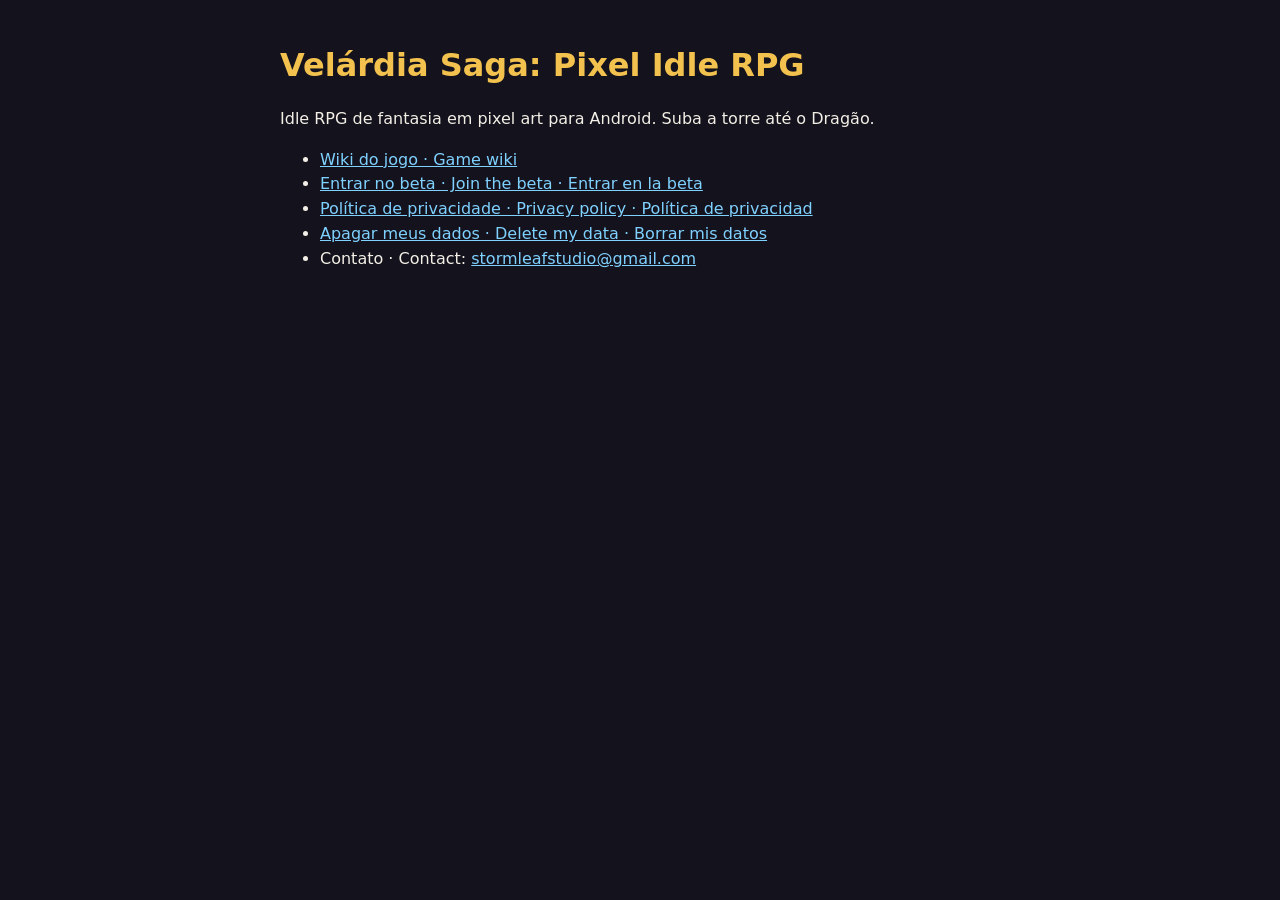
<file: index.html>
<!doctype html>
<html lang="pt-BR">
<head>
<meta charset="utf-8">
<meta name="viewport" content="width=device-width, initial-scale=1">
<title>Velárdia Saga: Pixel Idle RPG</title>
<link rel="stylesheet" href="estilo.css">
</head>
<body>
<main>
<h1>Velárdia Saga: Pixel Idle RPG</h1>
<p>Idle RPG de fantasia em pixel art para Android. Suba a torre até o Dragão.</p>
<ul>
<li><a href="wiki/">Wiki do jogo · Game wiki</a></li>
<li><a href="beta.html">Entrar no beta · Join the beta · Entrar en la beta</a></li>
<li><a href="privacidade.html">Política de privacidade · Privacy policy · Política de privacidad</a></li>
<li><a href="exclusao.html">Apagar meus dados · Delete my data · Borrar mis datos</a></li>
<li>Contato · Contact: <a href="mailto:stormleafstudio@gmail.com">stormleafstudio@gmail.com</a></li>
</ul>
</main>
</body>
</html>
</file>
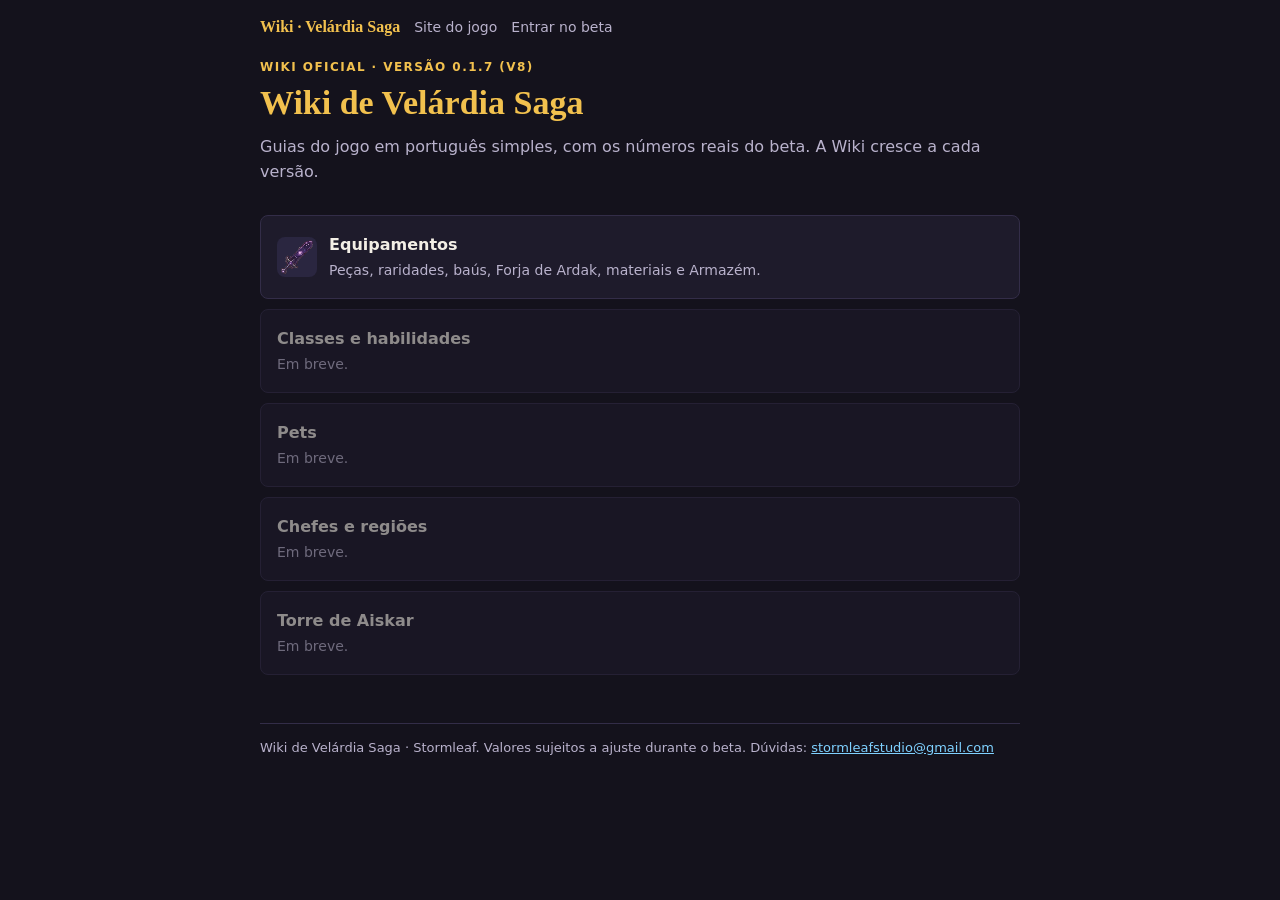
<file: wiki/index.html>
<!doctype html>
<html lang="pt-BR">
<head>
<meta charset="utf-8">
<meta name="viewport" content="width=device-width, initial-scale=1, viewport-fit=cover">
<title>Wiki de Velárdia Saga</title>
<meta name="description" content="A Wiki oficial de Velárdia Saga: guias do jogo, sistemas e números.">
<link rel="stylesheet" href="wiki.css">
</head>
<body>
<div class="w">
<div class="topo"><b>Wiki · Velárdia Saga</b><a href="../">Site do jogo</a><a href="../beta.html">Entrar no beta</a></div>
<header>
<div class="tag">Wiki oficial · versão 0.1.7 (V8)</div>
<h1>Wiki de Velárdia Saga</h1>
<p>Guias do jogo em português simples, com os números reais do beta. A Wiki cresce a cada versão.</p>
</header>
<div class="pags">
<a class="pag row" href="equipamentos.html"><img class="ic s" src="img/espada_nv100.png" alt=""><div><b>Equipamentos</b><small>Peças, raridades, baús, Forja de Ardak, materiais e Armazém.</small></div></a>
<div class="pag em-breve"><b>Classes e habilidades</b><small>Em breve.</small></div>
<div class="pag em-breve"><b>Pets</b><small>Em breve.</small></div>
<div class="pag em-breve"><b>Chefes e regiões</b><small>Em breve.</small></div>
<div class="pag em-breve"><b>Torre de Aiskar</b><small>Em breve.</small></div>
</div>
<footer>Wiki de Velárdia Saga · Stormleaf. Valores sujeitos a ajuste durante o beta. Dúvidas: <a href="mailto:stormleafstudio@gmail.com">stormleafstudio@gmail.com</a></footer>
</div>
</body>
</html>
</file>
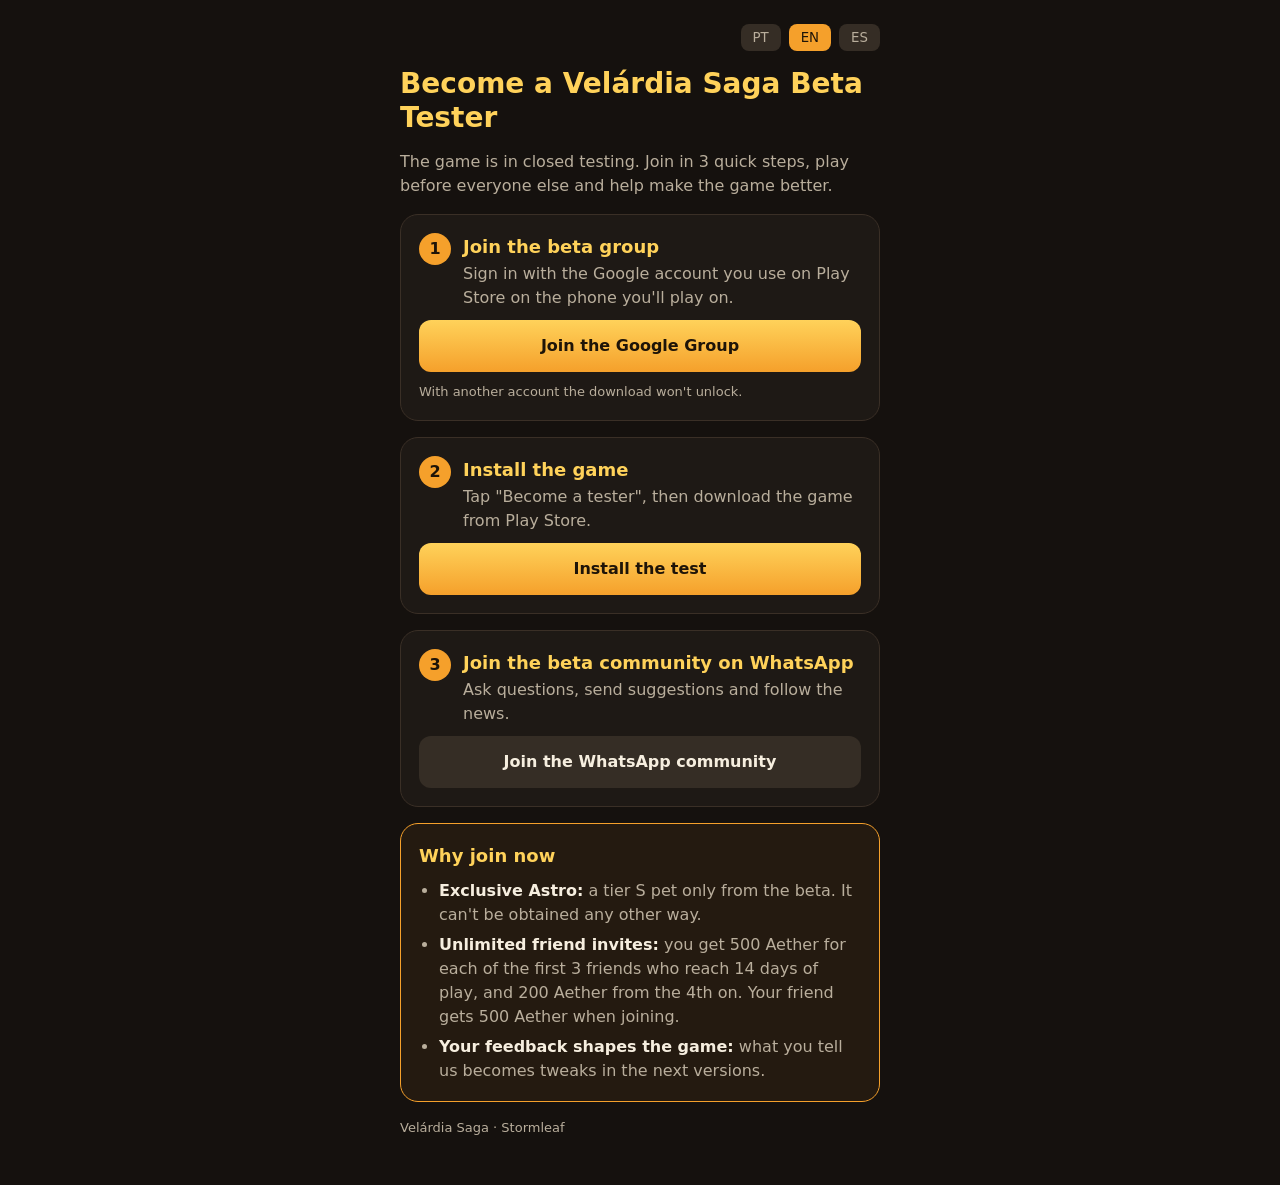
<file: beta.html>
<!doctype html>
<html lang="pt-BR">
<head>
<meta charset="utf-8">
<meta name="viewport" content="width=device-width, initial-scale=1">
<title>Beta: Velárdia Saga</title>
<meta property="og:title" content="Seja Beta Tester de Velárdia Saga">
<meta property="og:description" content="Entre no teste fechado, jogue antes de todo mundo e ganhe o Astro exclusivo do beta.">
<meta property="og:type" content="website">
<!-- Página do beta. 3 passos: grupo do Google -> link de testador -> comunidade do WhatsApp.
     Se GRUPO_GOOGLE estiver vazio, o passo 1 usa o jeito antigo: WhatsApp + e-mail da conta Google.
     No lançamento, esta página pode sair do ar ou apontar para a Play Store. -->
<style>
:root{--fundo:#15110e;--painel:#1e1915;--borda:#3a2f26;--texto:#f6eedf;--texto2:#b9ae9c;--ouro:#ffd25a;--laranja:#f5a02b;--letra-botao:#1e1408}
*{box-sizing:border-box}
body{margin:0;background:var(--fundo);color:var(--texto);font:16px/1.5 Inter,system-ui,-apple-system,"Segoe UI",Roboto,sans-serif;padding:24px 16px 48px}
main{max-width:480px;margin:0 auto;display:grid;gap:16px}
.idiomas{display:flex;gap:8px;justify-content:flex-end}
.idiomas button{background:#352d25;color:var(--texto2);border:0;border-radius:8px;padding:6px 12px;font:600 13px inherit;font-family:inherit;cursor:pointer}
.idiomas button[aria-pressed=true]{background:var(--laranja);color:var(--letra-botao)}
h1{margin:0;color:var(--ouro);font-size:28px;line-height:1.2}
h2{margin:0;color:var(--ouro);font-size:18px}
p{margin:0;color:var(--texto2)}
.cartao{background:var(--painel);border:1px solid var(--borda);border-radius:18px;padding:18px;display:grid;gap:10px}
.destaque{border-color:var(--laranja);background:#241a10}
.passo{display:flex;gap:12px;align-items:flex-start}
.num{flex:none;width:32px;height:32px;border-radius:50%;background:var(--laranja);color:var(--letra-botao);font-weight:800;display:grid;place-items:center}
.passo h2{margin-bottom:2px}
a.botao{display:block;text-align:center;text-decoration:none;border-radius:12px;padding:14px;font-weight:800;font-size:16px}
.principal{background:linear-gradient(var(--ouro),var(--laranja));color:var(--letra-botao)}
.secundario{background:#352d25;color:var(--texto)}
a.botao[aria-disabled=true]{opacity:.45;pointer-events:none}
.pequeno{font-size:13px}
ul{margin:0;padding-left:20px;color:var(--texto2);display:grid;gap:6px}
b{color:var(--texto)}
</style>
</head>
<body>
<main>
  <div class="idiomas">
    <button data-l="pt">PT</button><button data-l="en">EN</button><button data-l="es">ES</button>
  </div>
  <h1 data-t="titulo"></h1>
  <p data-t="sub"></p>

  <section class="cartao">
    <div class="passo"><div class="num">1</div><div><h2 data-t="p1t"></h2><p data-t="p1d"></p></div></div>
    <a class="botao principal" id="grupo" target="_blank" rel="noopener" data-t="p1b"></a>
    <p class="pequeno" data-t="p1n"></p>
  </section>

  <section class="cartao">
    <div class="passo"><div class="num">2</div><div><h2 data-t="p2t"></h2><p data-t="p2d"></p></div></div>
    <a class="botao principal" id="testador" target="_blank" rel="noopener" data-t="p2b"></a>
  </section>

  <section class="cartao">
    <div class="passo"><div class="num">3</div><div><h2 data-t="p3t"></h2><p data-t="p3d"></p></div></div>
    <a class="botao secundario" id="zap" target="_blank" rel="noopener" data-t="p3b"></a>
  </section>

  <section class="cartao destaque">
    <h2 data-t="vt"></h2>
    <ul id="vantagens"></ul>
  </section>

  <p class="pequeno" data-t="rodape"></p>
</main>
<script>
(function () {
  // Grupo do Google do beta: https://groups.google.com/g/velardia-saga-beta (velardia-saga-beta@googlegroups.com).
  // Troca aprovada na Play Console em 16/11 ("Gerenciado usando Grupos do Google").
  var GRUPO_GOOGLE = "https://groups.google.com/g/velardia-saga-beta";
  var TESTADOR = "https://play.google.com/apps/testing/com.stormleaf.velardia";
  var WHATSAPP = "https://chat.whatsapp.com/JJvgOvfKNi06zOBblTmQdW";

  var T = {
    pt: {titulo: "Seja Beta Tester de Velárdia Saga", sub: "O jogo está em teste fechado. Entre em 3 passos rápidos, jogue antes de todo mundo e ajude a deixar o jogo melhor.",
      p1t: "Entre no grupo do beta", p1d: "Entre com a conta Google que você usa na Play Store do celular onde vai jogar.", p1b: "Entrar no Grupo do Google", p1n: "Com outra conta o download não libera.", p1dA: "Entre no grupo do WhatsApp e mande o e-mail da conta Google que você usa na Play Store do celular onde vai jogar.", p1bA: "Entrar no WhatsApp e mandar o e-mail",
      p2t: "Instale o jogo", p2d: "Toque em \"Tornar-se testador\" e depois baixe o jogo pela Play Store.", p2b: "Instalar o teste",
      p3t: "Entre na comunidade do beta no WhatsApp", p3d: "Tire dúvidas, mande sugestões e acompanhe as novidades.", p3b: "Entrar na comunidade do WhatsApp",
      vt: "Por que entrar agora",
      v: ["<b>Astro exclusivo:</b> um pet de tier S só do beta. Não dá para conseguir de outro jeito.", "<b>Convite de amigo sem limite:</b> você ganha 500 Éter por cada um dos 3 primeiros amigos que chegarem a 14 dias de jogo, e 200 Éter do 4º em diante. Seu amigo ganha 500 Éter ao entrar.", "<b>Sua opinião muda o jogo:</b> o que você achar vira ajuste nas próximas versões."],
      rodape: "Velárdia Saga · Stormleaf"},
    en: {titulo: "Become a Velárdia Saga Beta Tester", sub: "The game is in closed testing. Join in 3 quick steps, play before everyone else and help make the game better.",
      p1t: "Join the beta group", p1d: "Sign in with the Google account you use on Play Store on the phone you'll play on.", p1b: "Join the Google Group", p1n: "With another account the download won't unlock.", p1dA: "Join the WhatsApp group and send the email of the Google account you use on Play Store on the phone you'll play on.", p1bA: "Join WhatsApp and send your email",
      p2t: "Install the game", p2d: "Tap \"Become a tester\", then download the game from Play Store.", p2b: "Install the test",
      p3t: "Join the beta community on WhatsApp", p3d: "Ask questions, send suggestions and follow the news.", p3b: "Join the WhatsApp community",
      vt: "Why join now",
      v: ["<b>Exclusive Astro:</b> a tier S pet only from the beta. It can't be obtained any other way.", "<b>Unlimited friend invites:</b> you get 500 Aether for each of the first 3 friends who reach 14 days of play, and 200 Aether from the 4th on. Your friend gets 500 Aether when joining.", "<b>Your feedback shapes the game:</b> what you tell us becomes tweaks in the next versions."],
      rodape: "Velárdia Saga · Stormleaf"},
    es: {titulo: "Sé Beta Tester de Velárdia Saga", sub: "El juego está en prueba cerrada. Entra en 3 pasos rápidos, juega antes que nadie y ayuda a mejorar el juego.",
      p1t: "Entra al grupo de la beta", p1d: "Entra con la cuenta de Google que usas en Play Store en el celular donde vas a jugar.", p1b: "Entrar al Grupo de Google", p1n: "Con otra cuenta la descarga no se habilita.", p1dA: "Entra al grupo de WhatsApp y envía el correo de la cuenta de Google que usas en Play Store en el celular donde vas a jugar.", p1bA: "Entrar al WhatsApp y enviar el correo",
      p2t: "Instala el juego", p2d: "Toca \"Convertirse en tester\" y luego descarga el juego desde Play Store.", p2b: "Instalar la prueba",
      p3t: "Únete a la comunidad de la beta en WhatsApp", p3d: "Resuelve dudas, envía sugerencias y sigue las novedades.", p3b: "Entrar a la comunidad de WhatsApp",
      vt: "Por qué entrar ahora",
      v: ["<b>Astro exclusivo:</b> una mascota de tier S solo de la beta. No se puede conseguir de otra forma.", "<b>Invitación de amigos sin límite:</b> ganas 500 Éter por cada uno de los 3 primeros amigos que lleguen a 14 días de juego, y 200 Éter desde el 4.º. Tu amigo gana 500 Éter al entrar.", "<b>Tu opinión cambia el juego:</b> lo que nos cuentes se vuelve ajustes en las próximas versiones."],
      rodape: "Velárdia Saga · Stormleaf"}
  };

  var salvo = ""; try { salvo = localStorage.getItem("idioma") || ""; } catch (e) {}
  var idioma = salvo || (navigator.language || "pt").slice(0, 2).toLowerCase();
  if (!T[idioma]) { idioma = "en"; }

  function aplicar(l) {
    var t = T[l];
    document.documentElement.lang = l === "pt" ? "pt-BR" : l;
    document.querySelectorAll("[data-t]").forEach(function (el) { el.textContent = t[el.getAttribute("data-t")]; });
    var g = document.getElementById("grupo");
    if (GRUPO_GOOGLE) { g.href = GRUPO_GOOGLE; g.removeAttribute("aria-disabled"); }
    else { g.href = WHATSAPP; g.removeAttribute("aria-disabled"); g.textContent = t.p1bA; document.querySelector("[data-t=p1d]").textContent = t.p1dA; }
    document.getElementById("testador").href = TESTADOR;
    document.getElementById("zap").href = WHATSAPP;
    var ul = document.getElementById("vantagens");
    ul.innerHTML = "";
    t.v.forEach(function (h) { var li = document.createElement("li"); li.innerHTML = h; ul.appendChild(li); });
    document.querySelectorAll(".idiomas button").forEach(function (b) { b.setAttribute("aria-pressed", b.dataset.l === l ? "true" : "false"); });
  }
  document.querySelectorAll(".idiomas button").forEach(function (b) {
    b.addEventListener("click", function () { try { localStorage.setItem("idioma", b.dataset.l); } catch (e) {} aplicar(b.dataset.l); });
  });
  aplicar(idioma);
})();
</script>
</body>
</html>
</file>
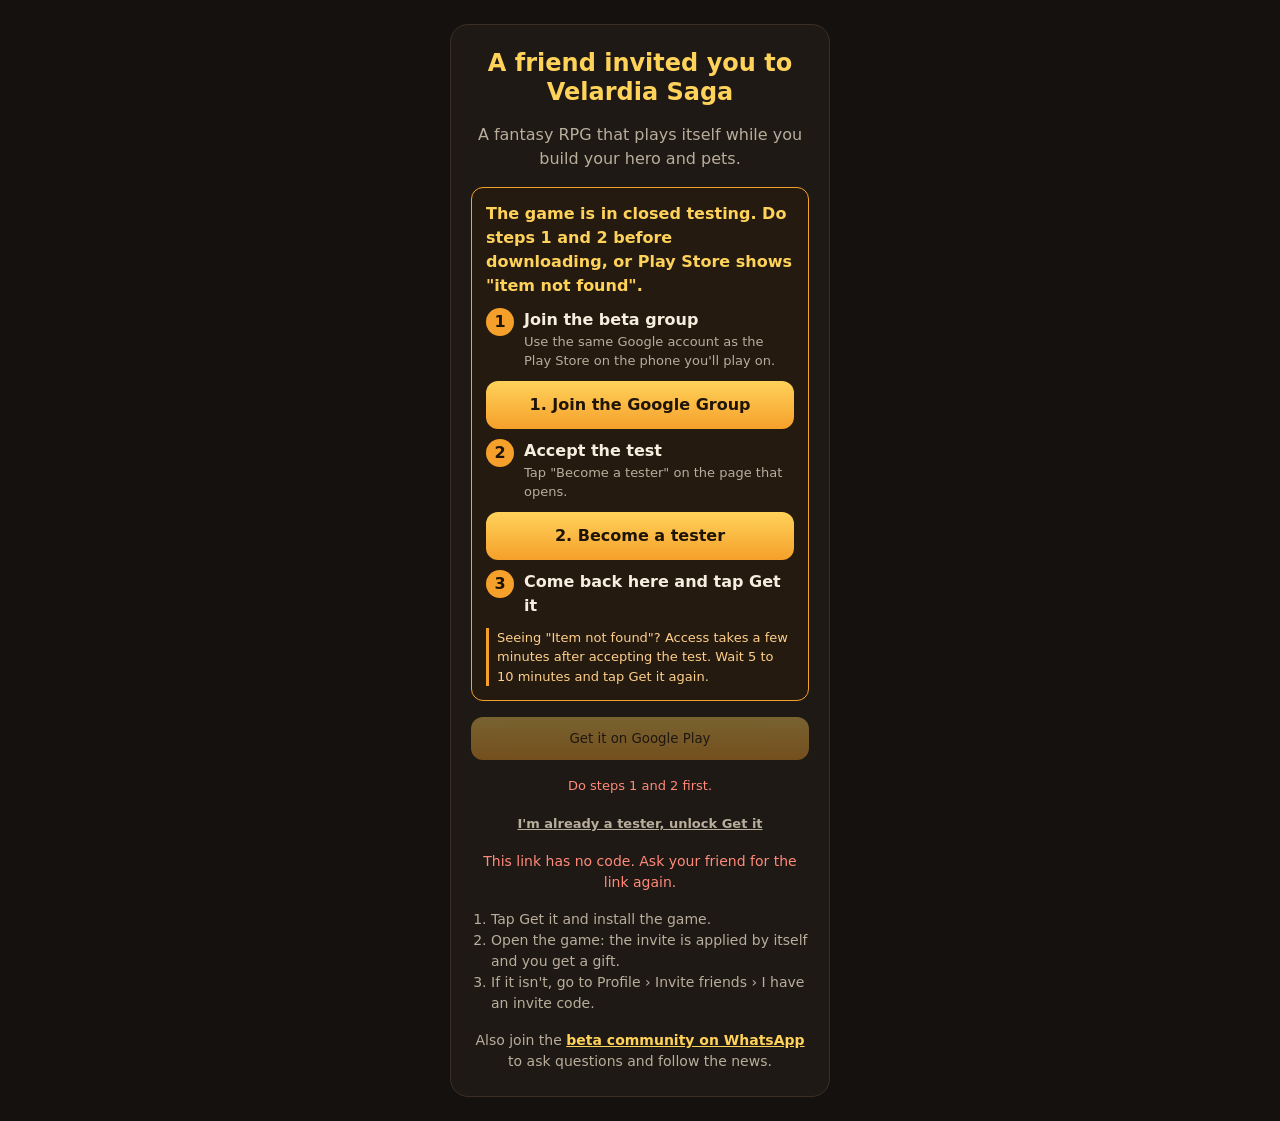
<file: convite.html>
<!doctype html>
<html lang="pt-BR">
<head>
<meta charset="utf-8">
<meta name="viewport" content="width=device-width, initial-scale=1">
<title>Convite: Velárdia Saga</title>
<meta property="og:title" content="Convite para Velárdia Saga">
<meta property="og:description" content="Um amigo te convidou. O jogo está em teste fechado: veja como entrar e ganhe um presente.">
<meta property="og:type" content="website">
<!-- Convite com link (T-0608). O jogo manda este link com ?c=CODIGO. O botão copia "VELARDIA-CONVITE:CODIGO"
     e abre a Play Store; na 1ª abertura o jogo lê o código da área de transferência (scripts/autoload/convites.gd).
     O prefixo e as letras do código ficam iguais aos de dados/convites.json. -->
<style>
:root{--fundo:#15110e;--painel:#1e1915;--borda:#3a2f26;--texto:#f6eedf;--texto2:#b9ae9c;--ouro:#ffd25a;--laranja:#f5a02b;--letra-botao:#1e1408}
*{box-sizing:border-box}
body{margin:0;background:var(--fundo);color:var(--texto);font:16px/1.5 Inter,system-ui,-apple-system,"Segoe UI",Roboto,sans-serif;min-height:100vh;display:grid;place-items:center;padding:24px 16px}
main{width:100%;max-width:380px;background:var(--painel);border:1px solid var(--borda);border-radius:18px;padding:24px 20px;display:grid;gap:16px;text-align:center}
h1{margin:0;color:var(--ouro);font-size:24px;line-height:1.2}
p{margin:0;color:var(--texto2)}
.codigo{border:1px dashed var(--laranja);border-radius:12px;padding:12px;background:#120e0a}
.codigo small{display:block;color:var(--texto2);font-size:12px}
.codigo b{font-size:28px;letter-spacing:.12em;color:var(--ouro)}
button{border:0;border-radius:12px;padding:14px;font:800 16px/1 inherit;font-family:inherit;cursor:pointer;width:100%}
.principal{background:linear-gradient(var(--ouro),var(--laranja));color:var(--letra-botao)}
.secundario{background:#352d25;color:var(--texto);font-weight:600}
.ok{color:#4cf08a;font-size:14px;min-height:1.5em}
.beta{border:1px solid var(--laranja);border-radius:12px;padding:14px;background:#241a10;text-align:left;display:grid;gap:10px}
.beta b{color:var(--ouro)}
.beta ol{margin:0;padding-left:20px;font-size:14px;color:var(--texto2);display:grid;gap:6px}
.beta a{color:var(--ouro);font-weight:700}
.etapa{display:flex;gap:10px;align-items:flex-start}
.etapa .num{flex:none;width:28px;height:28px;border-radius:50%;background:var(--laranja);color:var(--letra-botao);font-weight:800;display:grid;place-items:center}
.etapa.feita .num{background:#4cf08a}
.etapa strong{display:block;color:var(--texto)}
.etapa p{font-size:13px}
.beta a.passo-botao{display:block;text-align:center;text-decoration:none;border-radius:12px;padding:12px;font-weight:800;background:linear-gradient(var(--ouro),var(--laranja));color:var(--letra-botao)}
.beta a.passo-botao.feito{background:#1d3a25;color:#4cf08a}
.alerta{font-size:13px;color:#ffcf8a;border-left:3px solid var(--laranja);padding-left:8px}
.link{background:none;color:var(--texto2);font-weight:600;font-size:13px;padding:4px;text-decoration:underline}
button:disabled{opacity:.4;cursor:not-allowed}
.trava{font-size:13px;color:#ff8a7a;min-height:1.2em}
.zap{font-size:14px}.zap a{color:var(--ouro);font-weight:700}
.passos{text-align:left;font-size:14px;color:var(--texto2);margin:0;padding-left:20px}
</style>
</head>
<body>
<main>
  <h1 id="titulo">Um amigo te chamou para Velárdia Saga</h1>
  <p id="sub">RPG de fantasia que joga sozinho enquanto você monta o seu herói e os seus pets.</p>
  <div class="codigo" id="caixa"><small id="rotulo">Código do convite</small><b id="codigo">------</b></div>
  <div class="beta" id="beta" hidden>
    <b id="betaTitulo"></b>
    <div class="etapa" id="e1"><div class="num">1</div><div><strong id="e1t"></strong><p id="e1d"></p></div></div>
    <a class="passo-botao" id="b1" target="_blank" rel="noopener"></a>
    <div class="etapa" id="e2"><div class="num">2</div><div><strong id="e2t"></strong><p id="e2d"></p></div></div>
    <a class="passo-botao" id="b2" target="_blank" rel="noopener"></a>
    <div class="etapa" id="e3"><div class="num">3</div><div><strong id="e3t"></strong></div></div>
    <p class="alerta" id="alerta"></p>
  </div>
  <button class="principal" id="baixar">Baixar na Play Store</button>
  <div class="trava" id="trava"></div>
  <button class="link" id="jaSou" hidden></button>
  <button class="secundario" id="copiar">Copiar código</button>
  <div class="ok" id="aviso" aria-live="polite"></div>
  <ol class="passos" id="passos">
    <li>Toque em Baixar e instale o jogo.</li>
    <li>Abra o jogo: o convite entra sozinho e você ganha um presente.</li>
    <li>Se não entrar, vá em Perfil › Convidar amigos › Tenho um código.</li>
  </ol>
  <p class="zap" id="zap"></p>
</main>
<script>
(function () {
  var PREFIXO = "VELARDIA-CONVITE:";
  var LETRAS = "ABCDEFGHJKMNPQRSTUVWXYZ23456789";
  var PLAY = "https://play.google.com/store/apps/details?id=com.stormleaf.velardia";
  // Enquanto o jogo estiver em teste fechado (lista "Beta Velárdia"), só baixa quem está na lista.
  // No lançamento, trocar BETA para false e a caixa some.
  var BETA = true;
  var GRUPO = "https://groups.google.com/g/velardia-saga-beta";
  var TESTADOR = "https://play.google.com/apps/testing/com.stormleaf.velardia";
  var WHATSAPP = "https://chat.whatsapp.com/JJvgOvfKNi06zOBblTmQdW";
  var TEXTOS = {
    pt: {titulo: "Um amigo te chamou para Velárdia Saga", sub: "RPG de fantasia que joga sozinho enquanto você monta o seu herói e os seus pets.",
      rotulo: "Código do convite", baixar: "Baixar na Play Store", copiar: "Copiar código", copiado: "Código copiado!",
      passos: ["Toque em Baixar e instale o jogo.", "Abra o jogo: o convite entra sozinho e você ganha um presente.", "Se não entrar, vá em Perfil › Convidar amigos › Tenho um código."],
      sem: "Este link está sem código. Peça o link de novo ao seu amigo.",
      betaTitulo: "O jogo está em teste fechado. Faça os passos 1 e 2 antes de baixar, senão a Play Store mostra \"item não encontrado\".",
      e1t: "Entre no grupo do beta", e1d: "Use a mesma conta Google da Play Store do celular onde vai jogar.", b1: "1. Entrar no Grupo do Google",
      e2t: "Aceite o teste", e2d: "Toque em \"Tornar-se testador\" na página que abrir.", b2: "2. Tornar-se testador",
      e3t: "Volte aqui e toque em Baixar",
      feito: "✓ Feito (tocar de novo)",
      alerta: "Apareceu \"O item não foi encontrado\"? A liberação leva alguns minutos depois de aceitar o teste. Espere de 5 a 10 minutos e toque em Baixar de novo.",
      trava: "Faça os passos 1 e 2 primeiro.", jaSou: "Já sou testador, liberar o Baixar",
      zapTxt: "Entre também na {zap} para tirar dúvidas e acompanhar as novidades.", zap: "comunidade do beta no WhatsApp"},
    es: {titulo: "Un amigo te invitó a Velardia Saga", sub: "RPG de fantasía que juega solo mientras armas a tu héroe y tus mascotas.",
      rotulo: "Código de invitación", baixar: "Descargar en Play Store", copiar: "Copiar código", copiado: "¡Código copiado!",
      passos: ["Toca Descargar e instala el juego.", "Abre el juego: la invitación entra sola y ganas un regalo.", "Si no entra, ve a Perfil › Invitar amigos › Tengo un código."],
      sem: "Este enlace no tiene código. Pide el enlace otra vez a tu amigo.",
      betaTitulo: "El juego está en prueba cerrada. Haz los pasos 1 y 2 antes de descargar, si no Play Store muestra \"no se encontró el elemento\".",
      e1t: "Únete al grupo de la beta", e1d: "Usa la misma cuenta de Google de Play Store del celular donde vas a jugar.", b1: "1. Entrar al Grupo de Google",
      e2t: "Acepta la prueba", e2d: "Toca \"Convertirse en tester\" en la página que se abre.", b2: "2. Convertirse en tester",
      e3t: "Vuelve aquí y toca Descargar",
      feito: "✓ Hecho (tocar otra vez)",
      alerta: "¿Apareció \"No se encontró el elemento\"? El acceso tarda unos minutos después de aceptar la prueba. Espera de 5 a 10 minutos y toca Descargar otra vez.",
      trava: "Haz los pasos 1 y 2 primero.", jaSou: "Ya soy tester, habilitar Descargar",
      zapTxt: "Únete también a la {zap} para resolver dudas y seguir las novedades.", zap: "comunidad de la beta en WhatsApp"},
    en: {titulo: "A friend invited you to Velardia Saga", sub: "A fantasy RPG that plays itself while you build your hero and pets.",
      rotulo: "Invite code", baixar: "Get it on Google Play", copiar: "Copy code", copiado: "Code copied!",
      passos: ["Tap Get it and install the game.", "Open the game: the invite is applied by itself and you get a gift.", "If it isn't, go to Profile › Invite friends › I have an invite code."],
      sem: "This link has no code. Ask your friend for the link again.",
      betaTitulo: "The game is in closed testing. Do steps 1 and 2 before downloading, or Play Store shows \"item not found\".",
      e1t: "Join the beta group", e1d: "Use the same Google account as the Play Store on the phone you'll play on.", b1: "1. Join the Google Group",
      e2t: "Accept the test", e2d: "Tap \"Become a tester\" on the page that opens.", b2: "2. Become a tester",
      e3t: "Come back here and tap Get it",
      feito: "✓ Done (tap again)",
      alerta: "Seeing \"Item not found\"? Access takes a few minutes after accepting the test. Wait 5 to 10 minutes and tap Get it again.",
      trava: "Do steps 1 and 2 first.", jaSou: "I'm already a tester, unlock Get it",
      zapTxt: "Also join the {zap} to ask questions and follow the news.", zap: "beta community on WhatsApp"}
  };
  var idioma = (navigator.language || "pt").slice(0, 2).toLowerCase();
  var t = TEXTOS[idioma] || TEXTOS.en;
  if (idioma === "pt") { t = TEXTOS.pt; }
  document.documentElement.lang = idioma === "pt" ? "pt-BR" : idioma;
  ["titulo", "sub", "rotulo", "baixar", "copiar"].forEach(function (id) { document.getElementById(id).textContent = t[id]; });
  var lista = document.getElementById("passos");
  lista.innerHTML = "";
  t.passos.forEach(function (p) { var li = document.createElement("li"); li.textContent = p; lista.appendChild(li); });

  var baixar = document.getElementById("baixar");
  var trava = document.getElementById("trava");
  var jaSou = document.getElementById("jaSou");
  function lembrar(k) { try { localStorage.setItem("conv_" + k, "1"); } catch (e) {} }
  function lembra(k) { try { return localStorage.getItem("conv_" + k) === "1"; } catch (e) { return false; } }
  function atualizar() {
    if (!BETA) { return; }
    var ok = (lembra("p1") && lembra("p2")) || lembra("ja");
    ["1", "2"].forEach(function (n) {
      var feito = lembra("p" + n);
      document.getElementById("e" + n).classList.toggle("feita", feito);
      var bt = document.getElementById("b" + n);
      bt.classList.toggle("feito", feito);
      bt.textContent = feito ? t.feito : t["b" + n];
    });
    baixar.disabled = !ok;
    trava.textContent = ok ? "" : t.trava;
    jaSou.hidden = ok;
  }
  if (BETA) {
    document.getElementById("beta").hidden = false;
    ["betaTitulo", "e1t", "e1d", "e2t", "e2d", "e3t", "alerta"].forEach(function (id) { document.getElementById(id).textContent = t[id]; });
    jaSou.textContent = t.jaSou;
    var b1 = document.getElementById("b1"), b2 = document.getElementById("b2");
    b1.href = GRUPO; b2.href = TESTADOR;
    b1.addEventListener("click", function () { lembrar("p1"); setTimeout(atualizar, 0); });
    b2.addEventListener("click", function () { lembrar("p2"); setTimeout(atualizar, 0); });
    jaSou.addEventListener("click", function () { lembrar("ja"); atualizar(); });
    atualizar();
  }
  var zap = document.getElementById("zap");
  t.zapTxt.split("{zap}").forEach(function (parte, i) {
    if (i > 0) { var a = document.createElement("a"); a.href = WHATSAPP; a.textContent = t.zap; a.target = "_blank"; a.rel = "noopener"; zap.appendChild(a); }
    zap.appendChild(document.createTextNode(parte));
  });

  var bruto = (new URLSearchParams(location.search).get("c") || "").toUpperCase().replace(/[^A-Z0-9]/g, "");
  var valido = bruto.length === 6 && bruto.split("").every(function (c) { return LETRAS.indexOf(c) >= 0; });
  var aviso = document.getElementById("aviso");
  if (!valido) {
    document.getElementById("caixa").hidden = true;
    document.getElementById("copiar").hidden = true;
    aviso.style.color = "#ff8a7a";
    aviso.textContent = t.sem;
  } else {
    document.getElementById("codigo").textContent = bruto.slice(0, 3) + "-" + bruto.slice(3);
  }

  function copiar(texto) {
    if (navigator.clipboard && navigator.clipboard.writeText) {
      return navigator.clipboard.writeText(texto).catch(function () { return copiarVelho(texto); });
    }
    return Promise.resolve(copiarVelho(texto));
  }
  function copiarVelho(texto) {
    var campo = document.createElement("textarea");
    campo.value = texto;
    campo.setAttribute("readonly", "");
    campo.style.position = "fixed";
    campo.style.opacity = "0";
    document.body.appendChild(campo);
    campo.select();
    try { document.execCommand("copy"); } catch (e) {}
    document.body.removeChild(campo);
  }

  baixar.addEventListener("click", function () {
    var destino = PLAY + (valido ? "&referrer=" + encodeURIComponent("convite=" + bruto) : "");
    var ir = function () { location.href = destino; };
    if (!valido) { ir(); return; }
    copiar(PREFIXO + bruto).then(ir, ir);
  });
  document.getElementById("copiar").addEventListener("click", function () {
    copiar(PREFIXO + bruto).then(function () { aviso.textContent = t.copiado; });
  });
})();
</script>
</body>
</html>
</file>
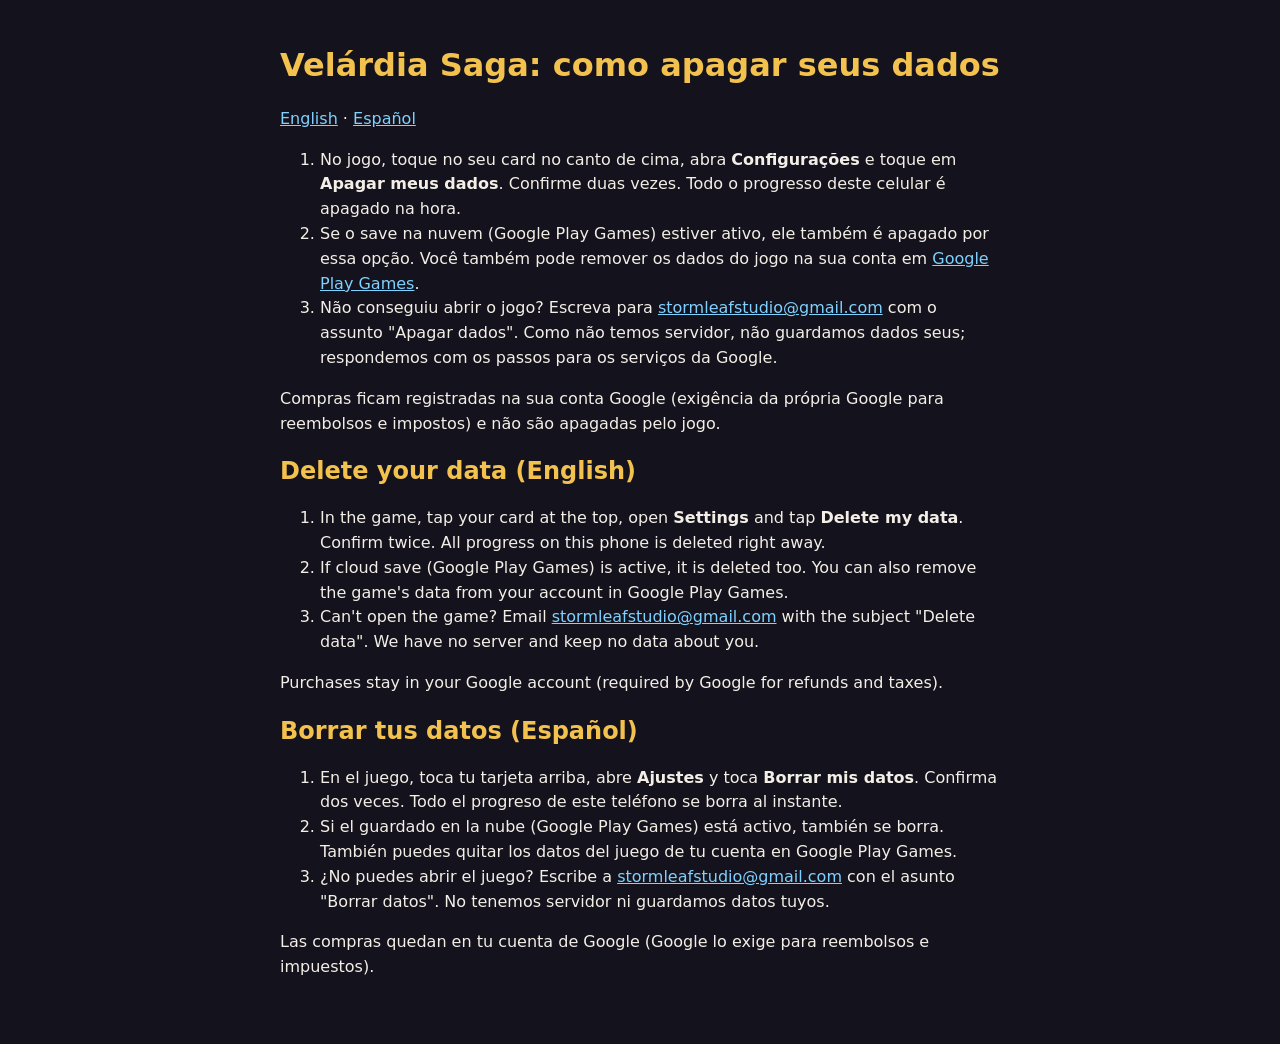
<file: exclusao.html>
<!doctype html>
<html lang="pt-BR">
<head>
<meta charset="utf-8">
<meta name="viewport" content="width=device-width, initial-scale=1">
<title>Velárdia Saga · Exclusão de dados</title>
<link rel="stylesheet" href="estilo.css">
</head>
<body>
<main>
<h1>Velárdia Saga: como apagar seus dados</h1>
<p><a href="#en">English</a> · <a href="#es">Español</a></p>
<ol>
<li>No jogo, toque no seu card no canto de cima, abra <strong>Configurações</strong> e toque em <strong>Apagar meus dados</strong>. Confirme duas vezes. Todo o progresso deste celular é apagado na hora.</li>
<li>Se o save na nuvem (Google Play Games) estiver ativo, ele também é apagado por essa opção. Você também pode remover os dados do jogo na sua conta em <a href="https://play.google.com/games">Google Play Games</a>.</li>
<li>Não conseguiu abrir o jogo? Escreva para <a href="mailto:stormleafstudio@gmail.com">stormleafstudio@gmail.com</a> com o assunto "Apagar dados". Como não temos servidor, não guardamos dados seus; respondemos com os passos para os serviços da Google.</li>
</ol>
<p>Compras ficam registradas na sua conta Google (exigência da própria Google para reembolsos e impostos) e não são apagadas pelo jogo.</p>

<h2 id="en">Delete your data (English)</h2>
<ol>
<li>In the game, tap your card at the top, open <strong>Settings</strong> and tap <strong>Delete my data</strong>. Confirm twice. All progress on this phone is deleted right away.</li>
<li>If cloud save (Google Play Games) is active, it is deleted too. You can also remove the game's data from your account in Google Play Games.</li>
<li>Can't open the game? Email <a href="mailto:stormleafstudio@gmail.com">stormleafstudio@gmail.com</a> with the subject "Delete data". We have no server and keep no data about you.</li>
</ol>
<p>Purchases stay in your Google account (required by Google for refunds and taxes).</p>

<h2 id="es">Borrar tus datos (Español)</h2>
<ol>
<li>En el juego, toca tu tarjeta arriba, abre <strong>Ajustes</strong> y toca <strong>Borrar mis datos</strong>. Confirma dos veces. Todo el progreso de este teléfono se borra al instante.</li>
<li>Si el guardado en la nube (Google Play Games) está activo, también se borra. También puedes quitar los datos del juego de tu cuenta en Google Play Games.</li>
<li>¿No puedes abrir el juego? Escribe a <a href="mailto:stormleafstudio@gmail.com">stormleafstudio@gmail.com</a> con el asunto "Borrar datos". No tenemos servidor ni guardamos datos tuyos.</li>
</ol>
<p>Las compras quedan en tu cuenta de Google (Google lo exige para reembolsos e impuestos).</p>
</main>
</body>
</html>
</file>
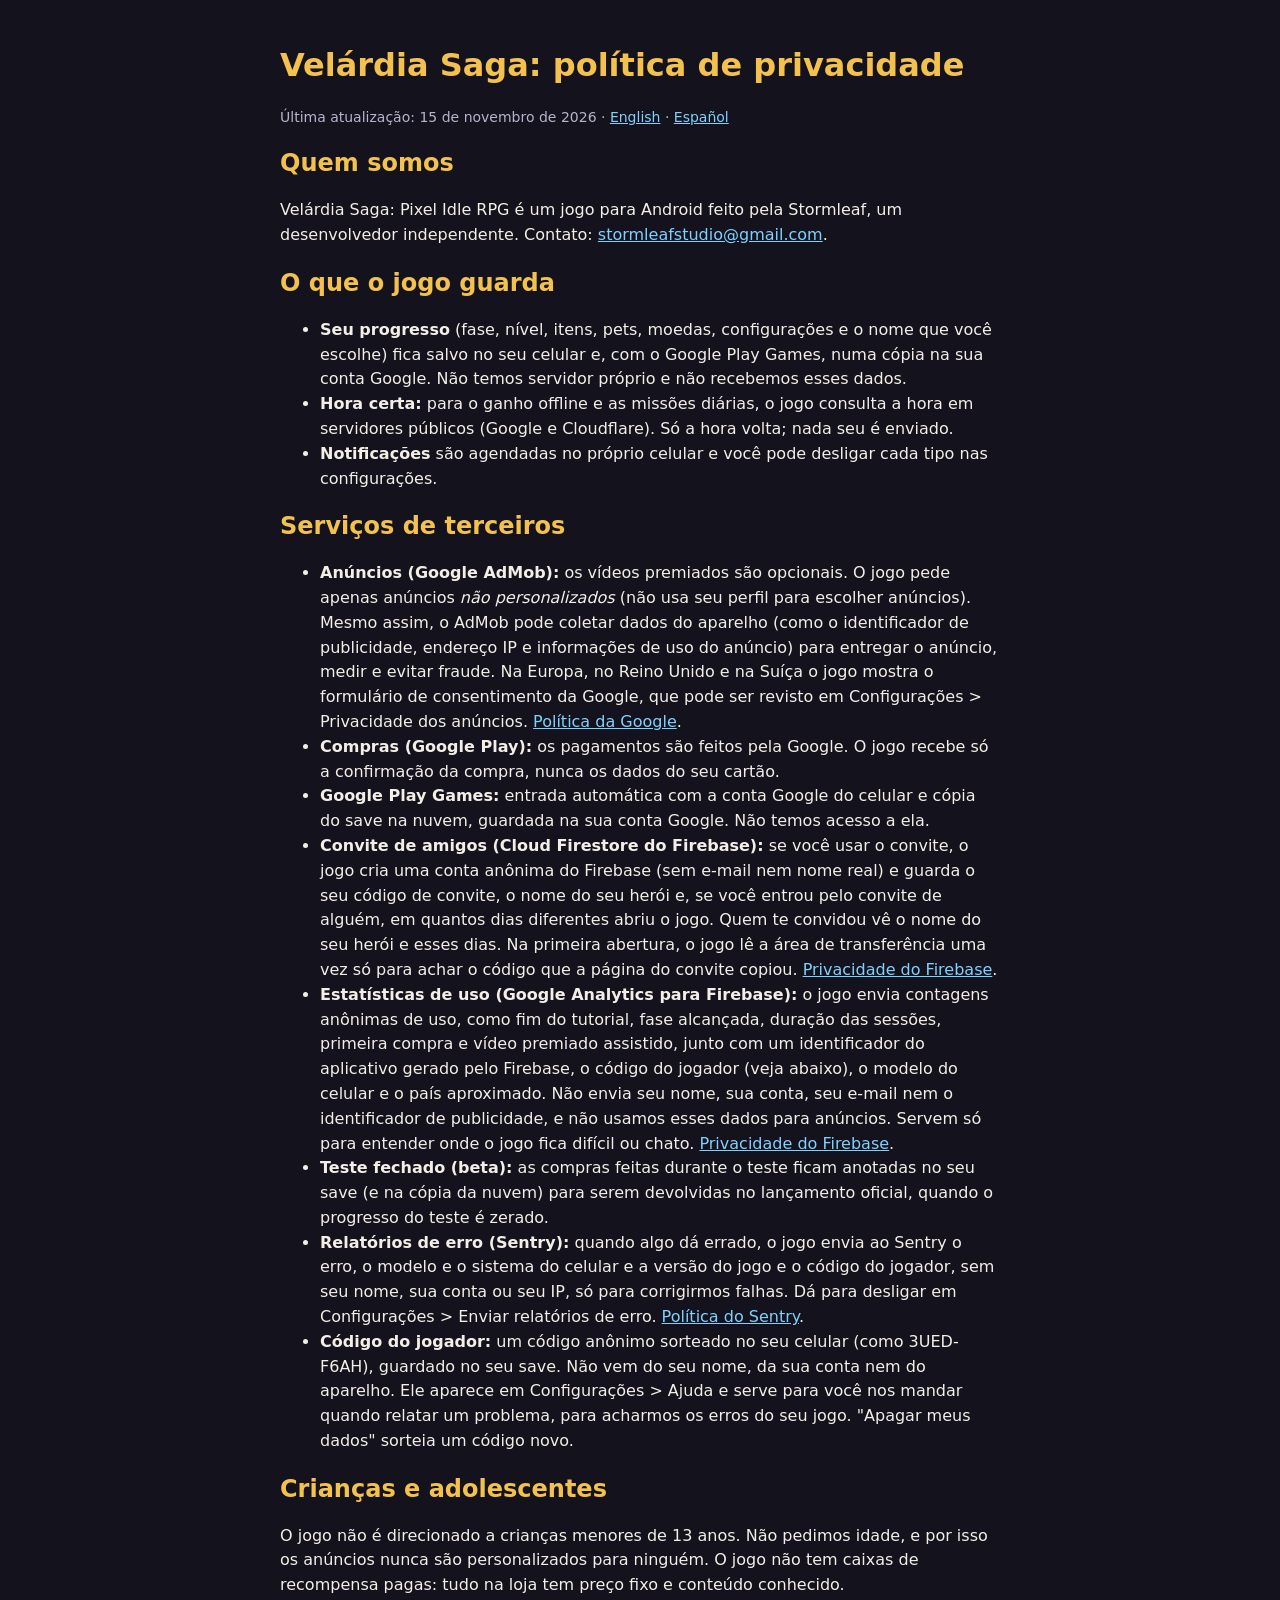
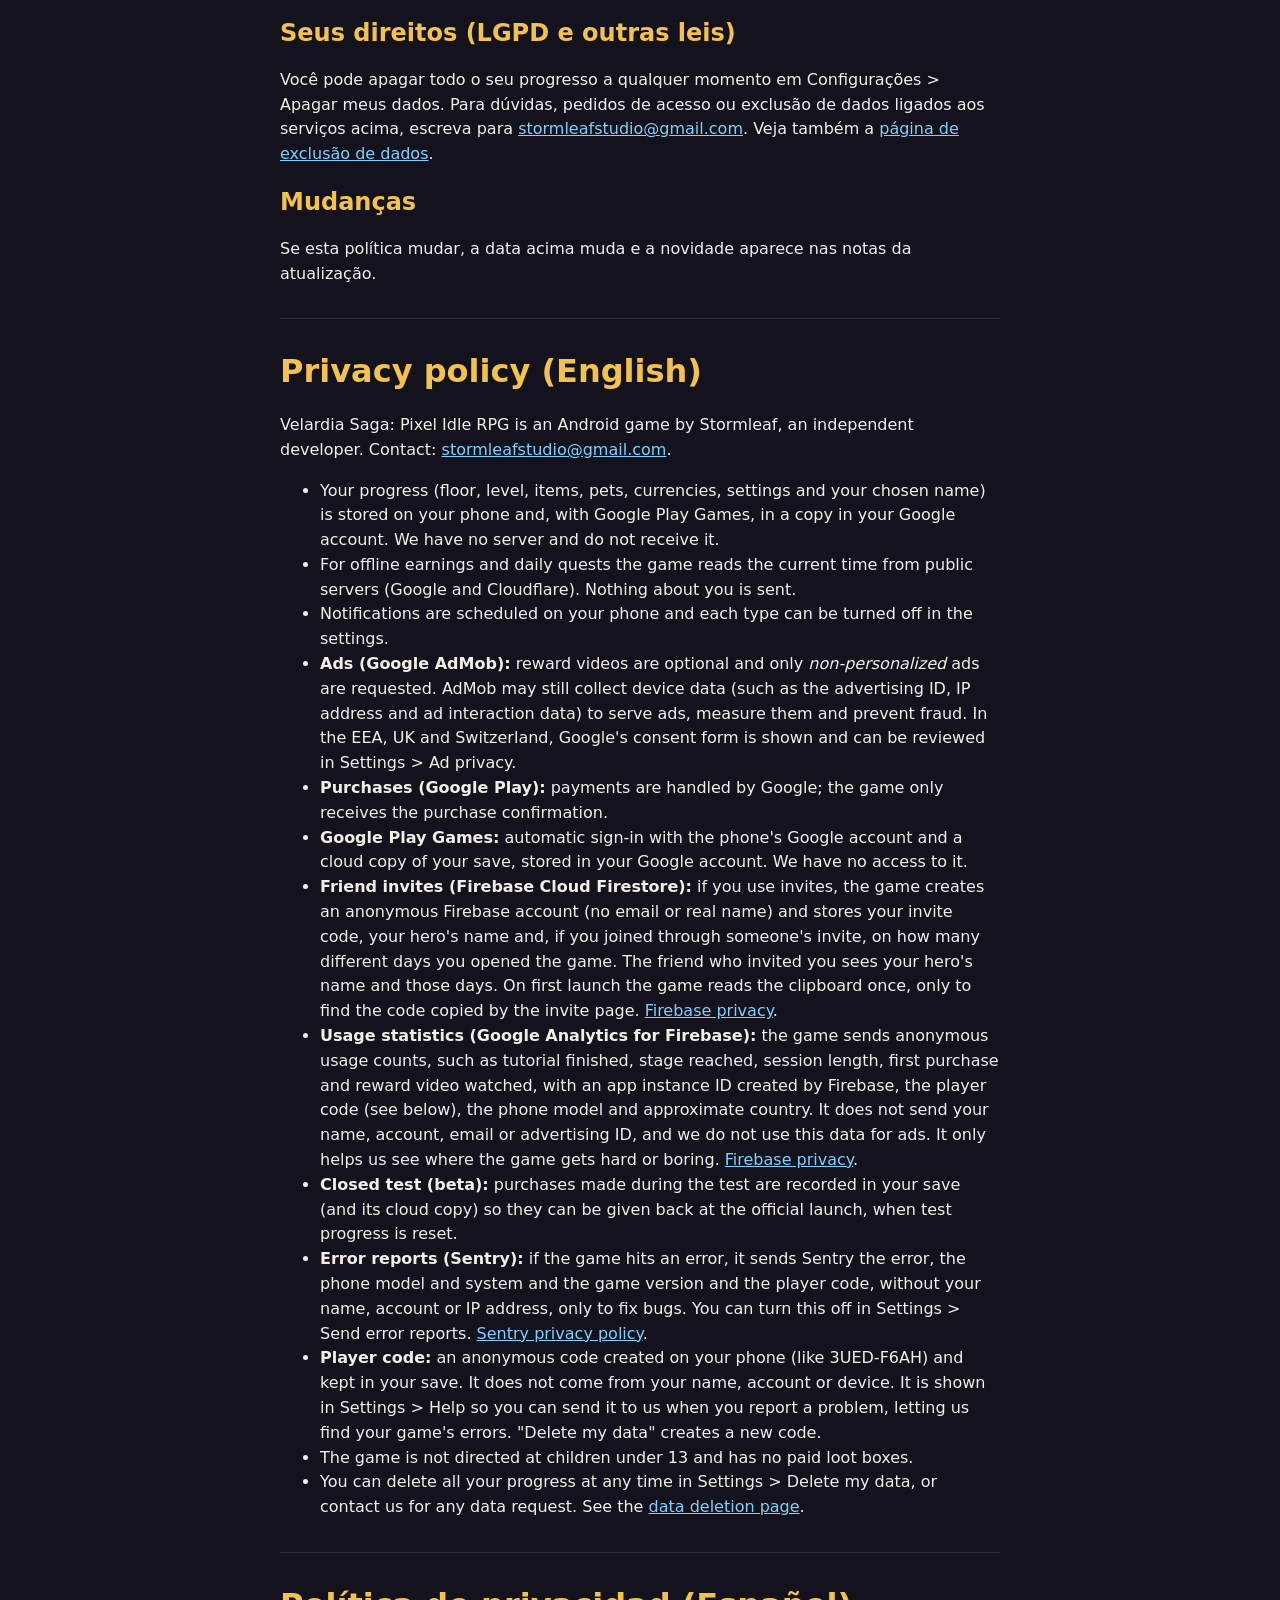
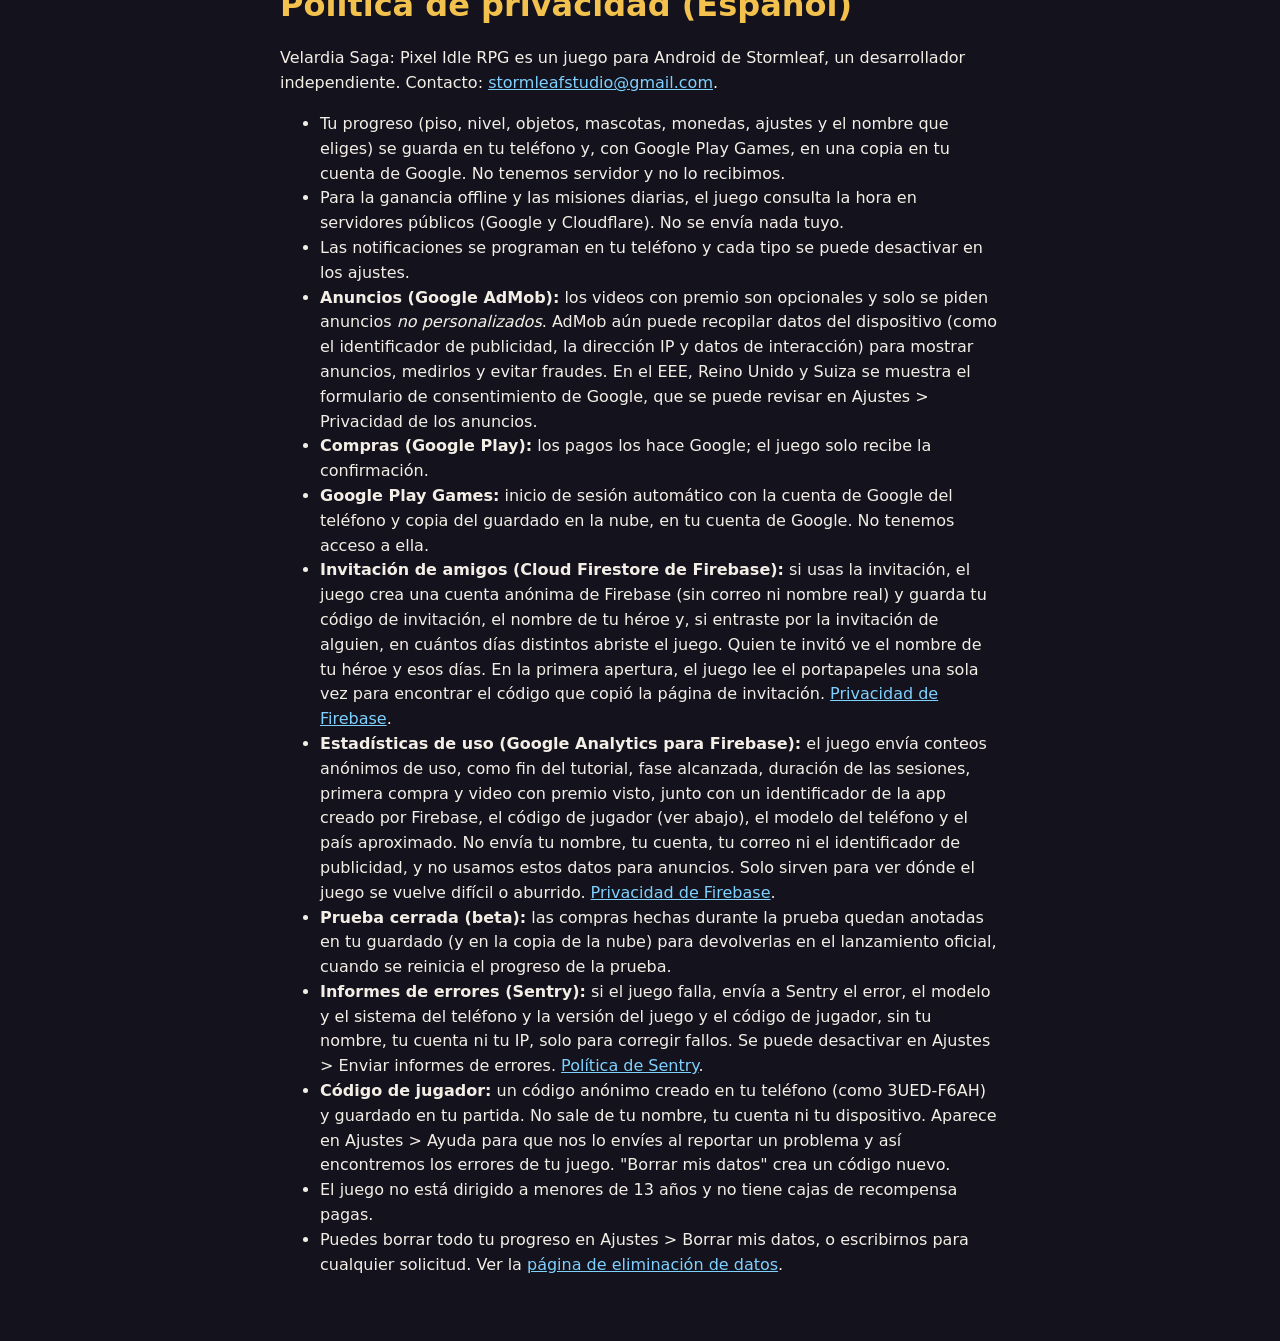
<file: privacidade.html>
<!doctype html>
<html lang="pt-BR">
<head>
<meta charset="utf-8">
<meta name="viewport" content="width=device-width, initial-scale=1">
<title>Velárdia Saga · Política de privacidade</title>
<link rel="stylesheet" href="estilo.css">
</head>
<body>
<main>
<h1>Velárdia Saga: política de privacidade</h1>
<p class="data">Última atualização: 15 de novembro de 2026 · <a href="#en">English</a> · <a href="#es">Español</a></p>

<h2>Quem somos</h2>
<p>Velárdia Saga: Pixel Idle RPG é um jogo para Android feito pela Stormleaf, um desenvolvedor independente. Contato: <a href="mailto:stormleafstudio@gmail.com">stormleafstudio@gmail.com</a>.</p>

<h2>O que o jogo guarda</h2>
<ul>
<li><strong>Seu progresso</strong> (fase, nível, itens, pets, moedas, configurações e o nome que você escolhe) fica salvo no seu celular e, com o Google Play Games, numa cópia na sua conta Google. Não temos servidor próprio e não recebemos esses dados.</li>
<li><strong>Hora certa:</strong> para o ganho offline e as missões diárias, o jogo consulta a hora em servidores públicos (Google e Cloudflare). Só a hora volta; nada seu é enviado.</li>
<li><strong>Notificações</strong> são agendadas no próprio celular e você pode desligar cada tipo nas configurações.</li>
</ul>

<h2>Serviços de terceiros</h2>
<ul>
<li><strong>Anúncios (Google AdMob):</strong> os vídeos premiados são opcionais. O jogo pede apenas anúncios <em>não personalizados</em> (não usa seu perfil para escolher anúncios). Mesmo assim, o AdMob pode coletar dados do aparelho (como o identificador de publicidade, endereço IP e informações de uso do anúncio) para entregar o anúncio, medir e evitar fraude. Na Europa, no Reino Unido e na Suíça o jogo mostra o formulário de consentimento da Google, que pode ser revisto em Configurações &gt; Privacidade dos anúncios. <a href="https://policies.google.com/privacy">Política da Google</a>.</li>
<li><strong>Compras (Google Play):</strong> os pagamentos são feitos pela Google. O jogo recebe só a confirmação da compra, nunca os dados do seu cartão.</li>
<li><strong>Google Play Games:</strong> entrada automática com a conta Google do celular e cópia do save na nuvem, guardada na sua conta Google. Não temos acesso a ela.</li>
<li><strong>Convite de amigos (Cloud Firestore do Firebase):</strong> se você usar o convite, o jogo cria uma conta anônima do Firebase (sem e-mail nem nome real) e guarda o seu código de convite, o nome do seu herói e, se você entrou pelo convite de alguém, em quantos dias diferentes abriu o jogo. Quem te convidou vê o nome do seu herói e esses dias. Na primeira abertura, o jogo lê a área de transferência uma vez só para achar o código que a página do convite copiou. <a href="https://firebase.google.com/support/privacy">Privacidade do Firebase</a>.</li>
<li><strong>Estatísticas de uso (Google Analytics para Firebase):</strong> o jogo envia contagens anônimas de uso, como fim do tutorial, fase alcançada, duração das sessões, primeira compra e vídeo premiado assistido, junto com um identificador do aplicativo gerado pelo Firebase, o código do jogador (veja abaixo), o modelo do celular e o país aproximado. Não envia seu nome, sua conta, seu e-mail nem o identificador de publicidade, e não usamos esses dados para anúncios. Servem só para entender onde o jogo fica difícil ou chato. <a href="https://firebase.google.com/support/privacy">Privacidade do Firebase</a>.</li>
<li><strong>Teste fechado (beta):</strong> as compras feitas durante o teste ficam anotadas no seu save (e na cópia da nuvem) para serem devolvidas no lançamento oficial, quando o progresso do teste é zerado.</li>
<li><strong>Relatórios de erro (Sentry):</strong> quando algo dá errado, o jogo envia ao Sentry o erro, o modelo e o sistema do celular e a versão do jogo e o código do jogador, sem seu nome, sua conta ou seu IP, só para corrigirmos falhas. Dá para desligar em Configurações &gt; Enviar relatórios de erro. <a href="https://sentry.io/privacy/">Política do Sentry</a>.</li>
<li><strong>Código do jogador:</strong> um código anônimo sorteado no seu celular (como 3UED-F6AH), guardado no seu save. Não vem do seu nome, da sua conta nem do aparelho. Ele aparece em Configurações &gt; Ajuda e serve para você nos mandar quando relatar um problema, para acharmos os erros do seu jogo. "Apagar meus dados" sorteia um código novo.</li>
</ul>

<h2>Crianças e adolescentes</h2>
<p>O jogo não é direcionado a crianças menores de 13 anos. Não pedimos idade, e por isso os anúncios nunca são personalizados para ninguém. O jogo não tem caixas de recompensa pagas: tudo na loja tem preço fixo e conteúdo conhecido.</p>

<h2>Seus direitos (LGPD e outras leis)</h2>
<p>Você pode apagar todo o seu progresso a qualquer momento em Configurações &gt; Apagar meus dados. Para dúvidas, pedidos de acesso ou exclusão de dados ligados aos serviços acima, escreva para <a href="mailto:stormleafstudio@gmail.com">stormleafstudio@gmail.com</a>. Veja também a <a href="exclusao.html">página de exclusão de dados</a>.</p>

<h2>Mudanças</h2>
<p>Se esta política mudar, a data acima muda e a novidade aparece nas notas da atualização.</p>

<hr>
<h1 id="en">Privacy policy (English)</h1>
<p>Velardia Saga: Pixel Idle RPG is an Android game by Stormleaf, an independent developer. Contact: <a href="mailto:stormleafstudio@gmail.com">stormleafstudio@gmail.com</a>.</p>
<ul>
<li>Your progress (floor, level, items, pets, currencies, settings and your chosen name) is stored on your phone and, with Google Play Games, in a copy in your Google account. We have no server and do not receive it.</li>
<li>For offline earnings and daily quests the game reads the current time from public servers (Google and Cloudflare). Nothing about you is sent.</li>
<li>Notifications are scheduled on your phone and each type can be turned off in the settings.</li>
<li><strong>Ads (Google AdMob):</strong> reward videos are optional and only <em>non-personalized</em> ads are requested. AdMob may still collect device data (such as the advertising ID, IP address and ad interaction data) to serve ads, measure them and prevent fraud. In the EEA, UK and Switzerland, Google's consent form is shown and can be reviewed in Settings &gt; Ad privacy.</li>
<li><strong>Purchases (Google Play):</strong> payments are handled by Google; the game only receives the purchase confirmation.</li>
<li><strong>Google Play Games:</strong> automatic sign-in with the phone's Google account and a cloud copy of your save, stored in your Google account. We have no access to it.</li>
<li><strong>Friend invites (Firebase Cloud Firestore):</strong> if you use invites, the game creates an anonymous Firebase account (no email or real name) and stores your invite code, your hero's name and, if you joined through someone's invite, on how many different days you opened the game. The friend who invited you sees your hero's name and those days. On first launch the game reads the clipboard once, only to find the code copied by the invite page. <a href="https://firebase.google.com/support/privacy">Firebase privacy</a>.</li>
<li><strong>Usage statistics (Google Analytics for Firebase):</strong> the game sends anonymous usage counts, such as tutorial finished, stage reached, session length, first purchase and reward video watched, with an app instance ID created by Firebase, the player code (see below), the phone model and approximate country. It does not send your name, account, email or advertising ID, and we do not use this data for ads. It only helps us see where the game gets hard or boring. <a href="https://firebase.google.com/support/privacy">Firebase privacy</a>.</li>
<li><strong>Closed test (beta):</strong> purchases made during the test are recorded in your save (and its cloud copy) so they can be given back at the official launch, when test progress is reset.</li>
<li><strong>Error reports (Sentry):</strong> if the game hits an error, it sends Sentry the error, the phone model and system and the game version and the player code, without your name, account or IP address, only to fix bugs. You can turn this off in Settings &gt; Send error reports. <a href="https://sentry.io/privacy/">Sentry privacy policy</a>.</li>
<li><strong>Player code:</strong> an anonymous code created on your phone (like 3UED-F6AH) and kept in your save. It does not come from your name, account or device. It is shown in Settings &gt; Help so you can send it to us when you report a problem, letting us find your game's errors. "Delete my data" creates a new code.</li>
<li>The game is not directed at children under 13 and has no paid loot boxes.</li>
<li>You can delete all your progress at any time in Settings &gt; Delete my data, or contact us for any data request. See the <a href="exclusao.html">data deletion page</a>.</li>
</ul>

<hr>
<h1 id="es">Política de privacidad (Español)</h1>
<p>Velardia Saga: Pixel Idle RPG es un juego para Android de Stormleaf, un desarrollador independiente. Contacto: <a href="mailto:stormleafstudio@gmail.com">stormleafstudio@gmail.com</a>.</p>
<ul>
<li>Tu progreso (piso, nivel, objetos, mascotas, monedas, ajustes y el nombre que eliges) se guarda en tu teléfono y, con Google Play Games, en una copia en tu cuenta de Google. No tenemos servidor y no lo recibimos.</li>
<li>Para la ganancia offline y las misiones diarias, el juego consulta la hora en servidores públicos (Google y Cloudflare). No se envía nada tuyo.</li>
<li>Las notificaciones se programan en tu teléfono y cada tipo se puede desactivar en los ajustes.</li>
<li><strong>Anuncios (Google AdMob):</strong> los videos con premio son opcionales y solo se piden anuncios <em>no personalizados</em>. AdMob aún puede recopilar datos del dispositivo (como el identificador de publicidad, la dirección IP y datos de interacción) para mostrar anuncios, medirlos y evitar fraudes. En el EEE, Reino Unido y Suiza se muestra el formulario de consentimiento de Google, que se puede revisar en Ajustes &gt; Privacidad de los anuncios.</li>
<li><strong>Compras (Google Play):</strong> los pagos los hace Google; el juego solo recibe la confirmación.</li>
<li><strong>Google Play Games:</strong> inicio de sesión automático con la cuenta de Google del teléfono y copia del guardado en la nube, en tu cuenta de Google. No tenemos acceso a ella.</li>
<li><strong>Invitación de amigos (Cloud Firestore de Firebase):</strong> si usas la invitación, el juego crea una cuenta anónima de Firebase (sin correo ni nombre real) y guarda tu código de invitación, el nombre de tu héroe y, si entraste por la invitación de alguien, en cuántos días distintos abriste el juego. Quien te invitó ve el nombre de tu héroe y esos días. En la primera apertura, el juego lee el portapapeles una sola vez para encontrar el código que copió la página de invitación. <a href="https://firebase.google.com/support/privacy">Privacidad de Firebase</a>.</li>
<li><strong>Estadísticas de uso (Google Analytics para Firebase):</strong> el juego envía conteos anónimos de uso, como fin del tutorial, fase alcanzada, duración de las sesiones, primera compra y video con premio visto, junto con un identificador de la app creado por Firebase, el código de jugador (ver abajo), el modelo del teléfono y el país aproximado. No envía tu nombre, tu cuenta, tu correo ni el identificador de publicidad, y no usamos estos datos para anuncios. Solo sirven para ver dónde el juego se vuelve difícil o aburrido. <a href="https://firebase.google.com/support/privacy">Privacidad de Firebase</a>.</li>
<li><strong>Prueba cerrada (beta):</strong> las compras hechas durante la prueba quedan anotadas en tu guardado (y en la copia de la nube) para devolverlas en el lanzamiento oficial, cuando se reinicia el progreso de la prueba.</li>
<li><strong>Informes de errores (Sentry):</strong> si el juego falla, envía a Sentry el error, el modelo y el sistema del teléfono y la versión del juego y el código de jugador, sin tu nombre, tu cuenta ni tu IP, solo para corregir fallos. Se puede desactivar en Ajustes &gt; Enviar informes de errores. <a href="https://sentry.io/privacy/">Política de Sentry</a>.</li>
<li><strong>Código de jugador:</strong> un código anónimo creado en tu teléfono (como 3UED-F6AH) y guardado en tu partida. No sale de tu nombre, tu cuenta ni tu dispositivo. Aparece en Ajustes &gt; Ayuda para que nos lo envíes al reportar un problema y así encontremos los errores de tu juego. "Borrar mis datos" crea un código nuevo.</li>
<li>El juego no está dirigido a menores de 13 años y no tiene cajas de recompensa pagas.</li>
<li>Puedes borrar todo tu progreso en Ajustes &gt; Borrar mis datos, o escribirnos para cualquier solicitud. Ver la <a href="exclusao.html">página de eliminación de datos</a>.</li>
</ul>
</main>
</body>
</html>
</file>
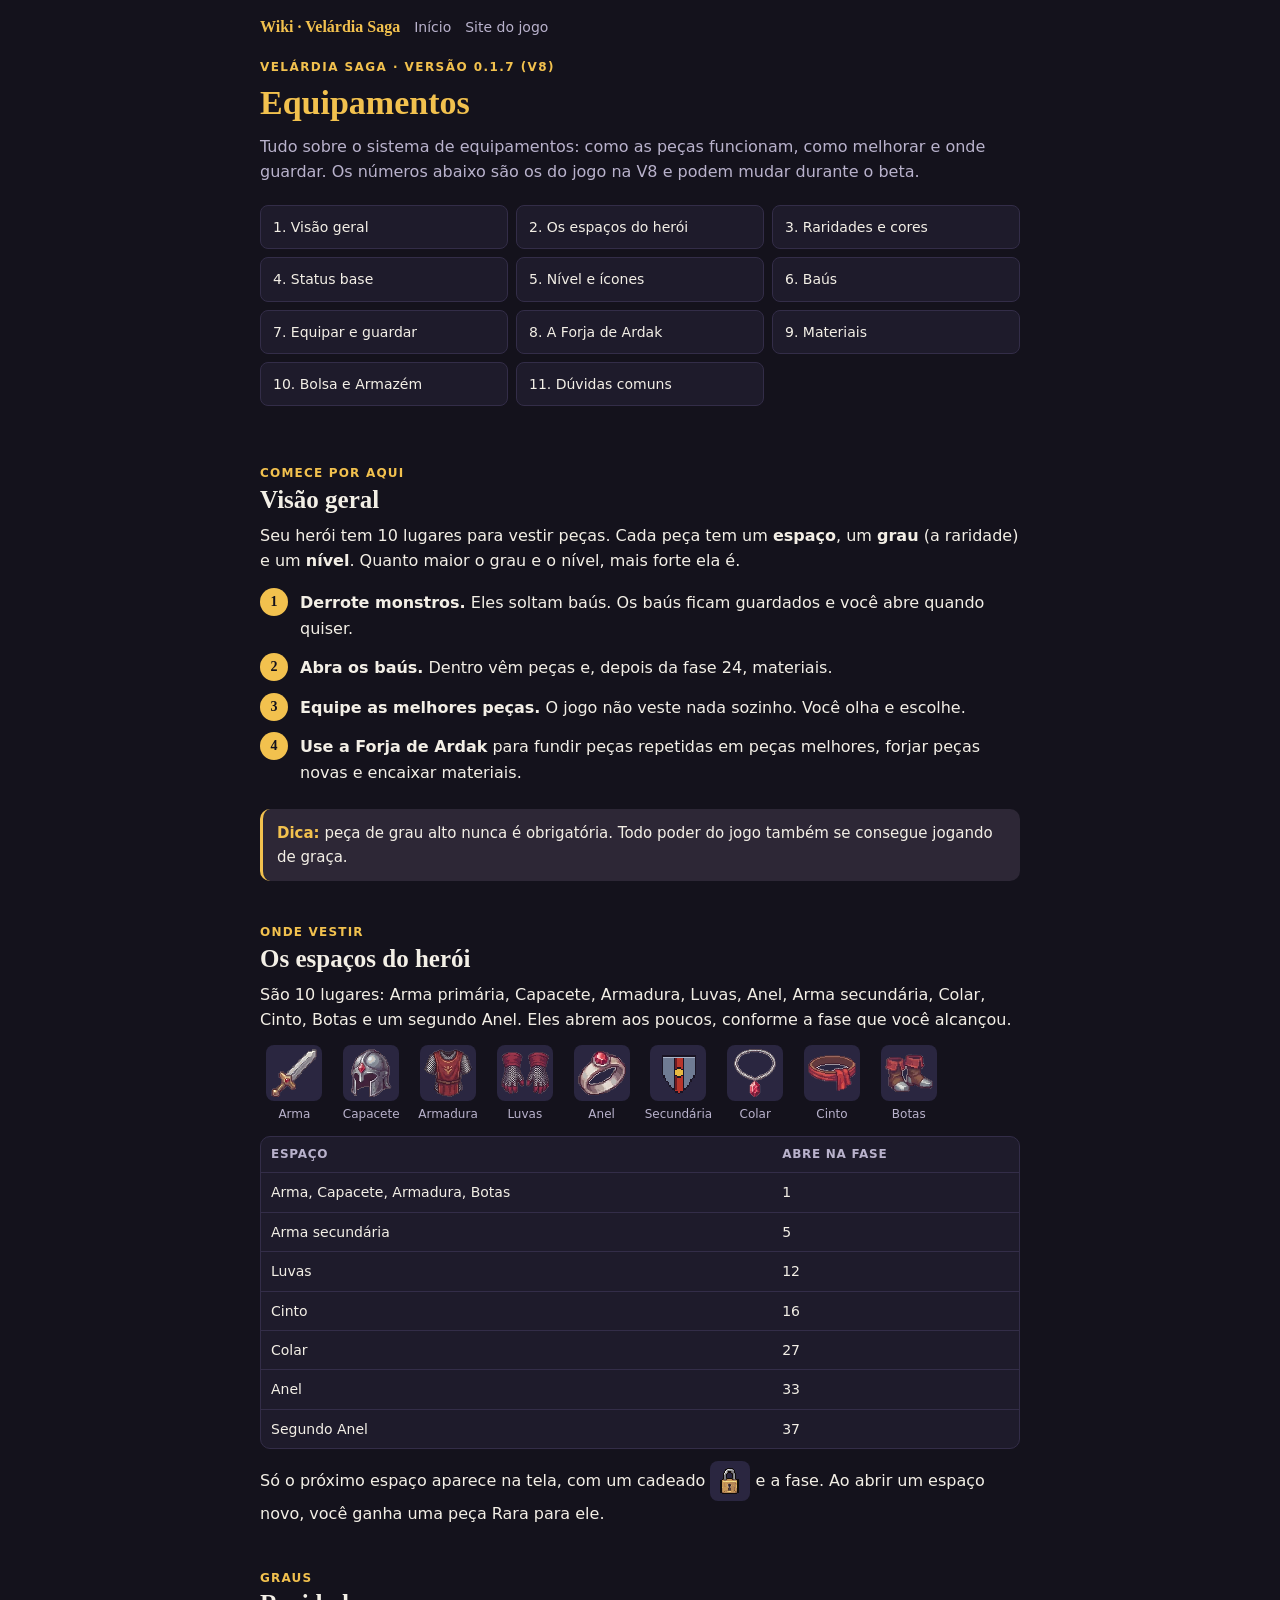
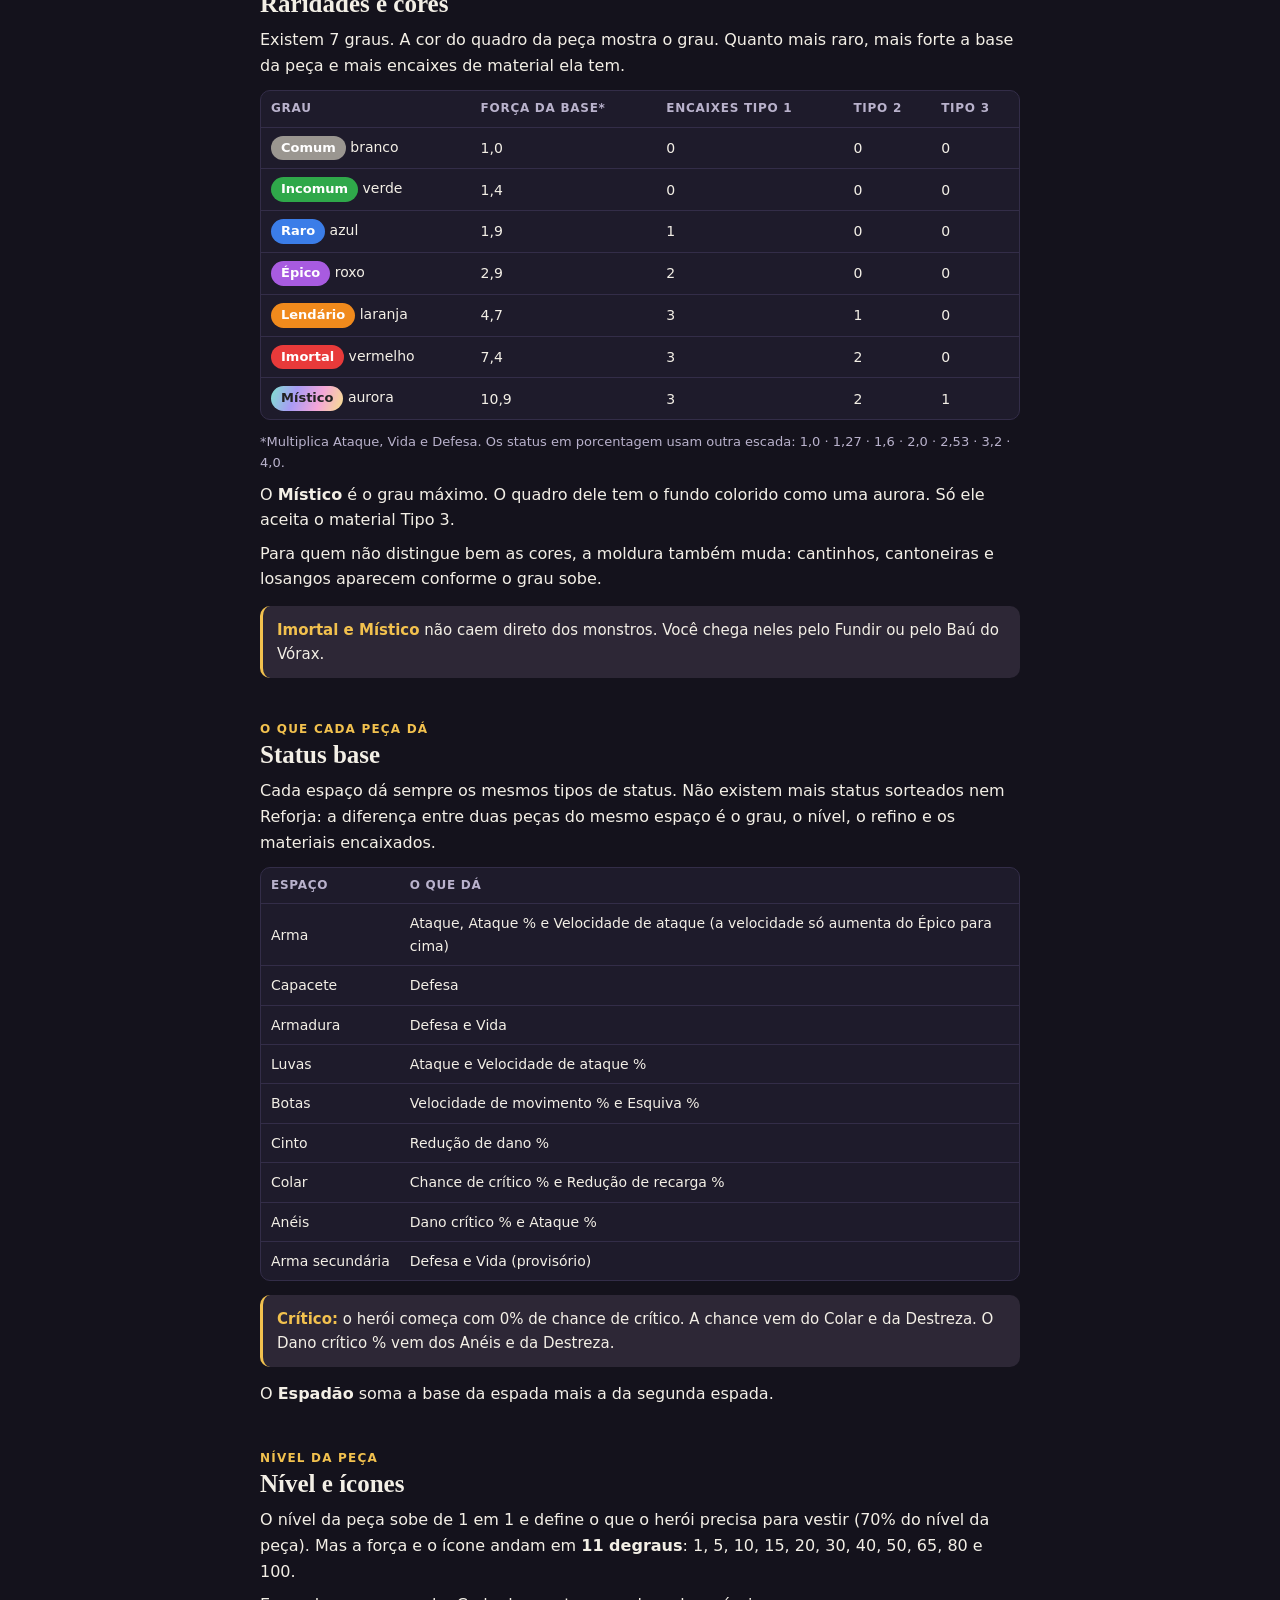
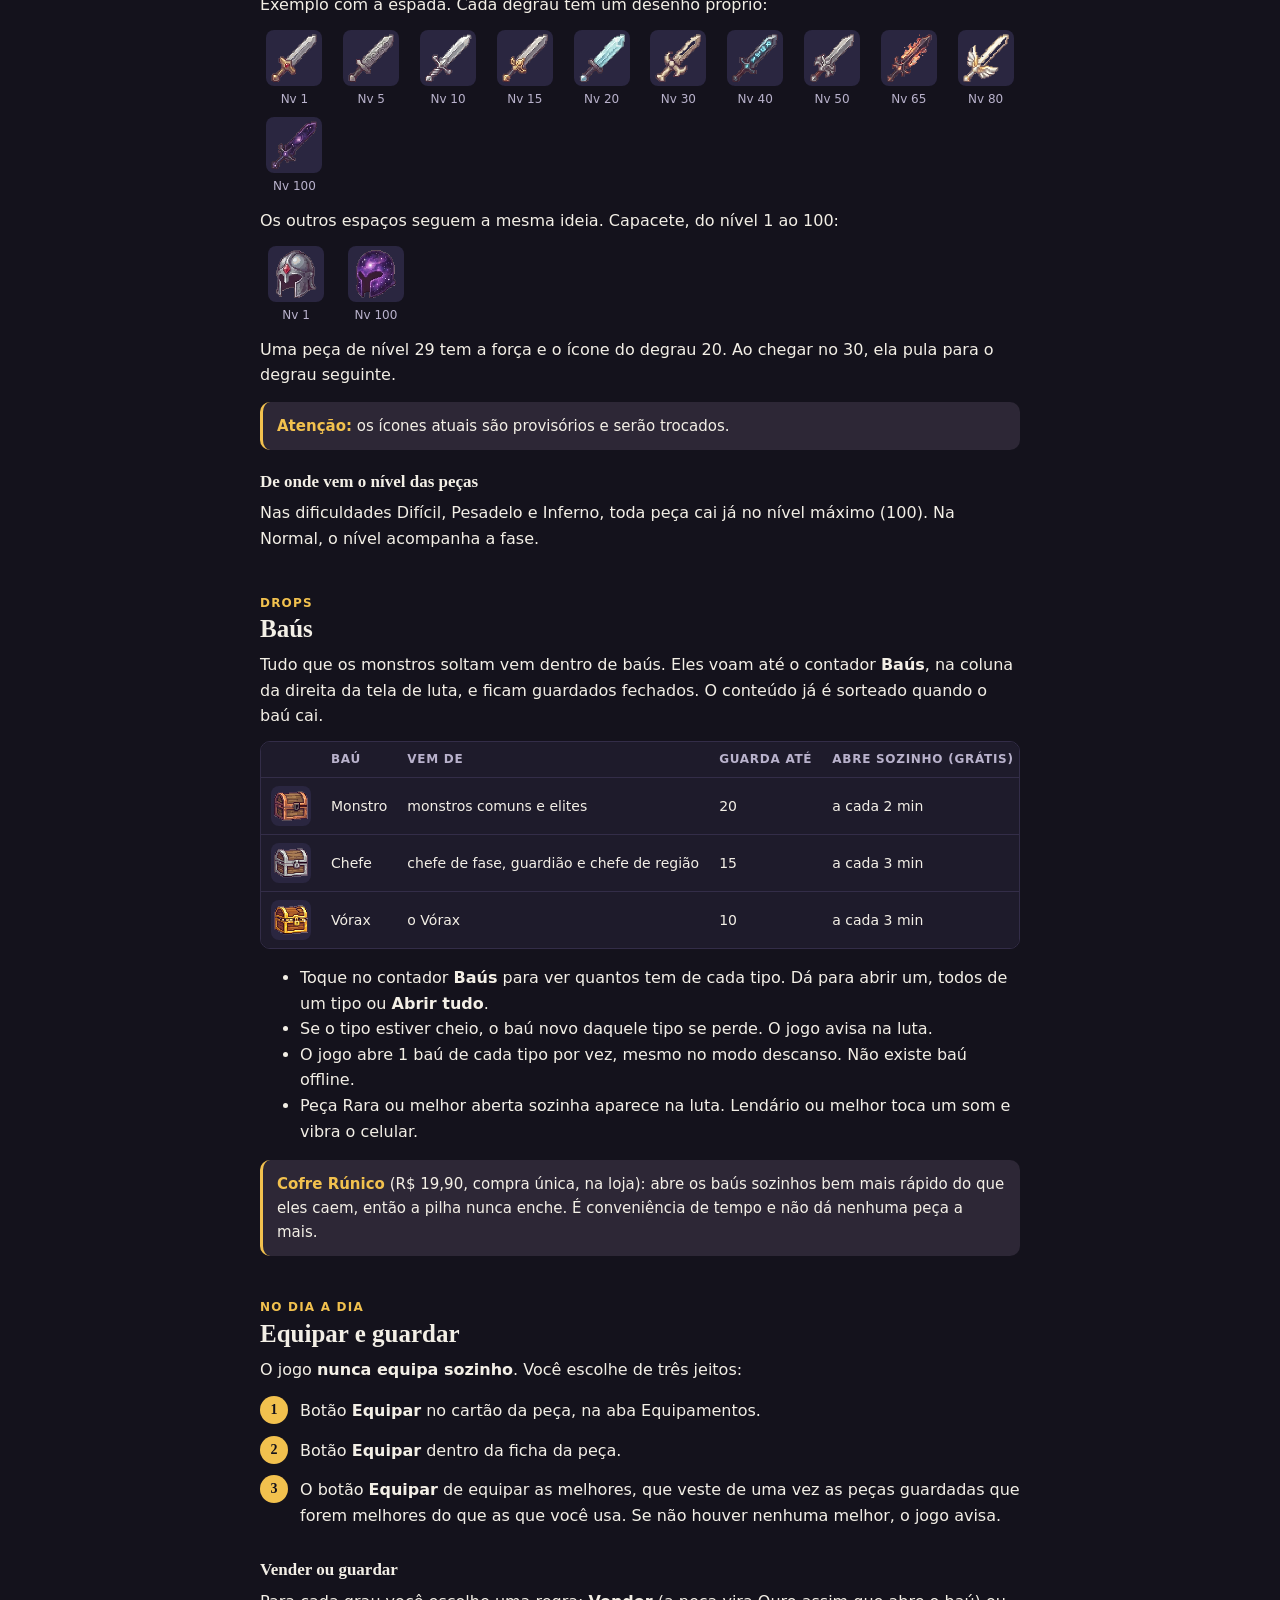
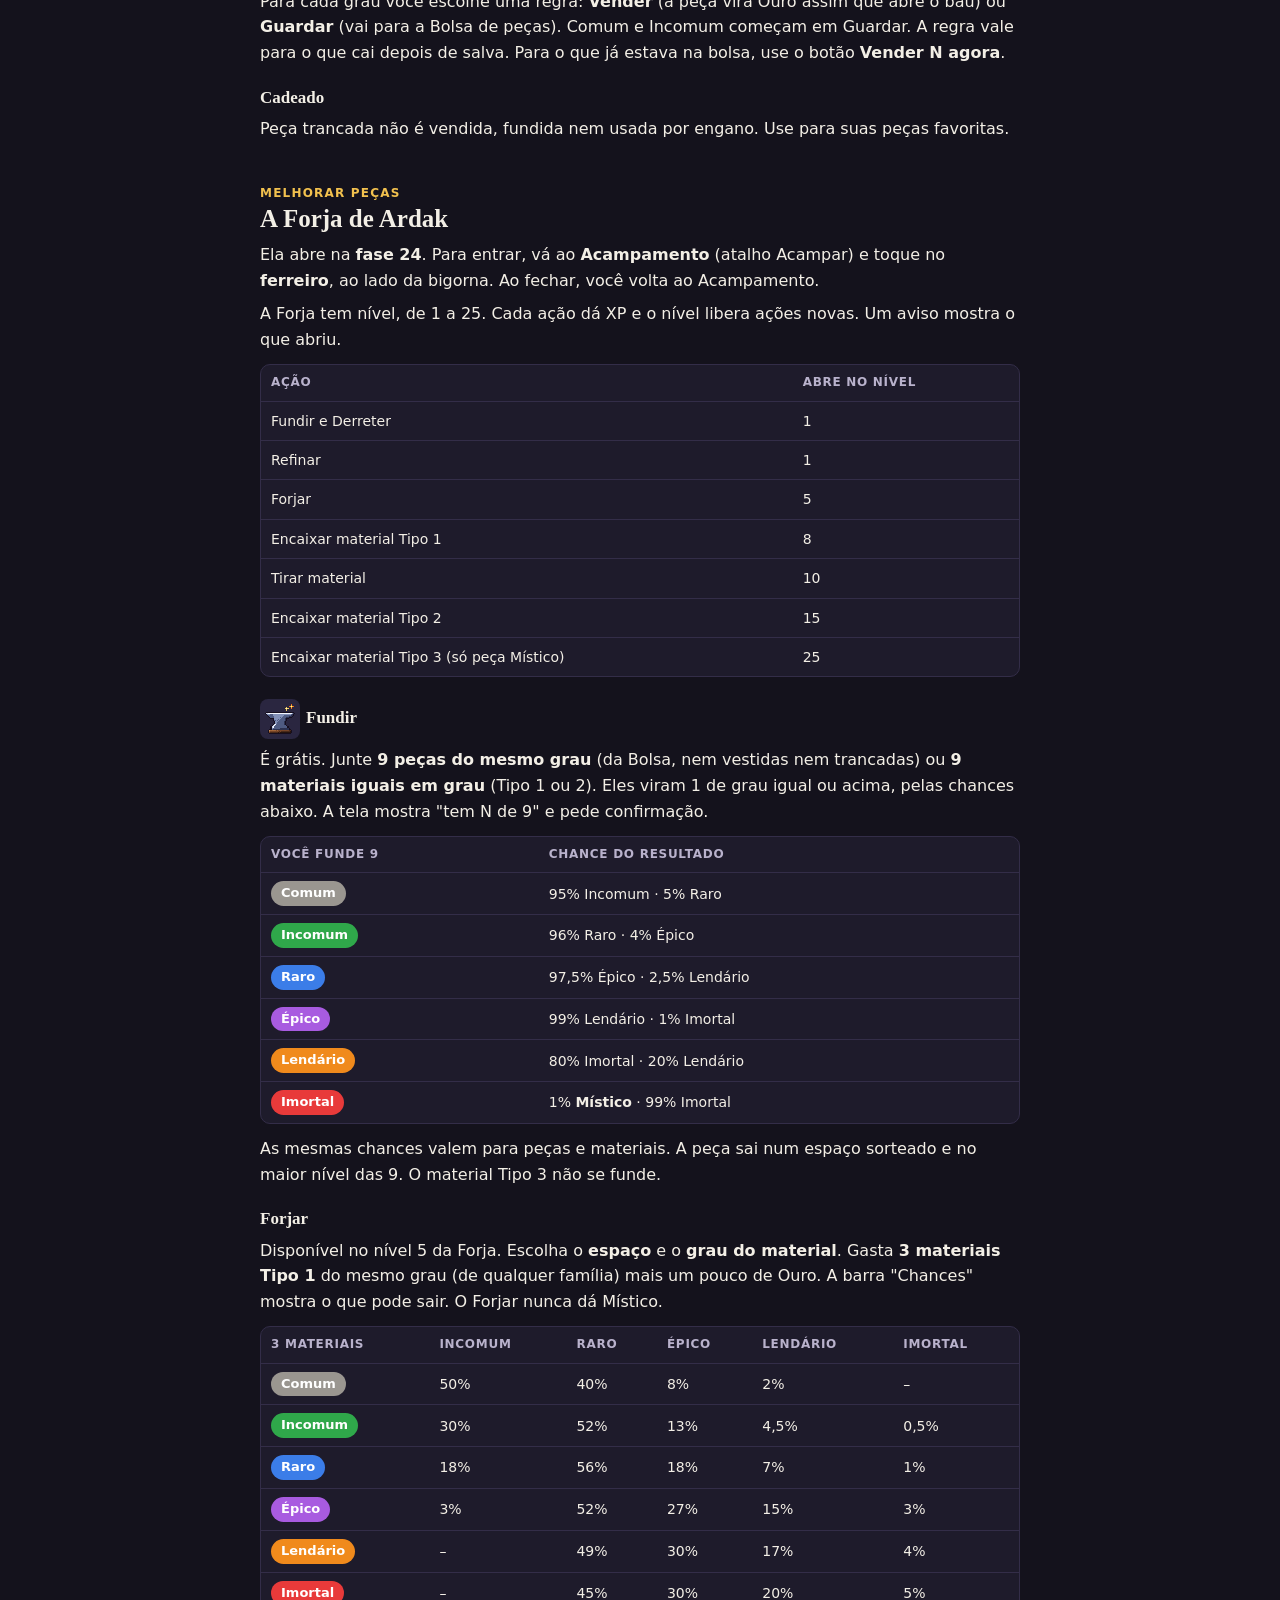
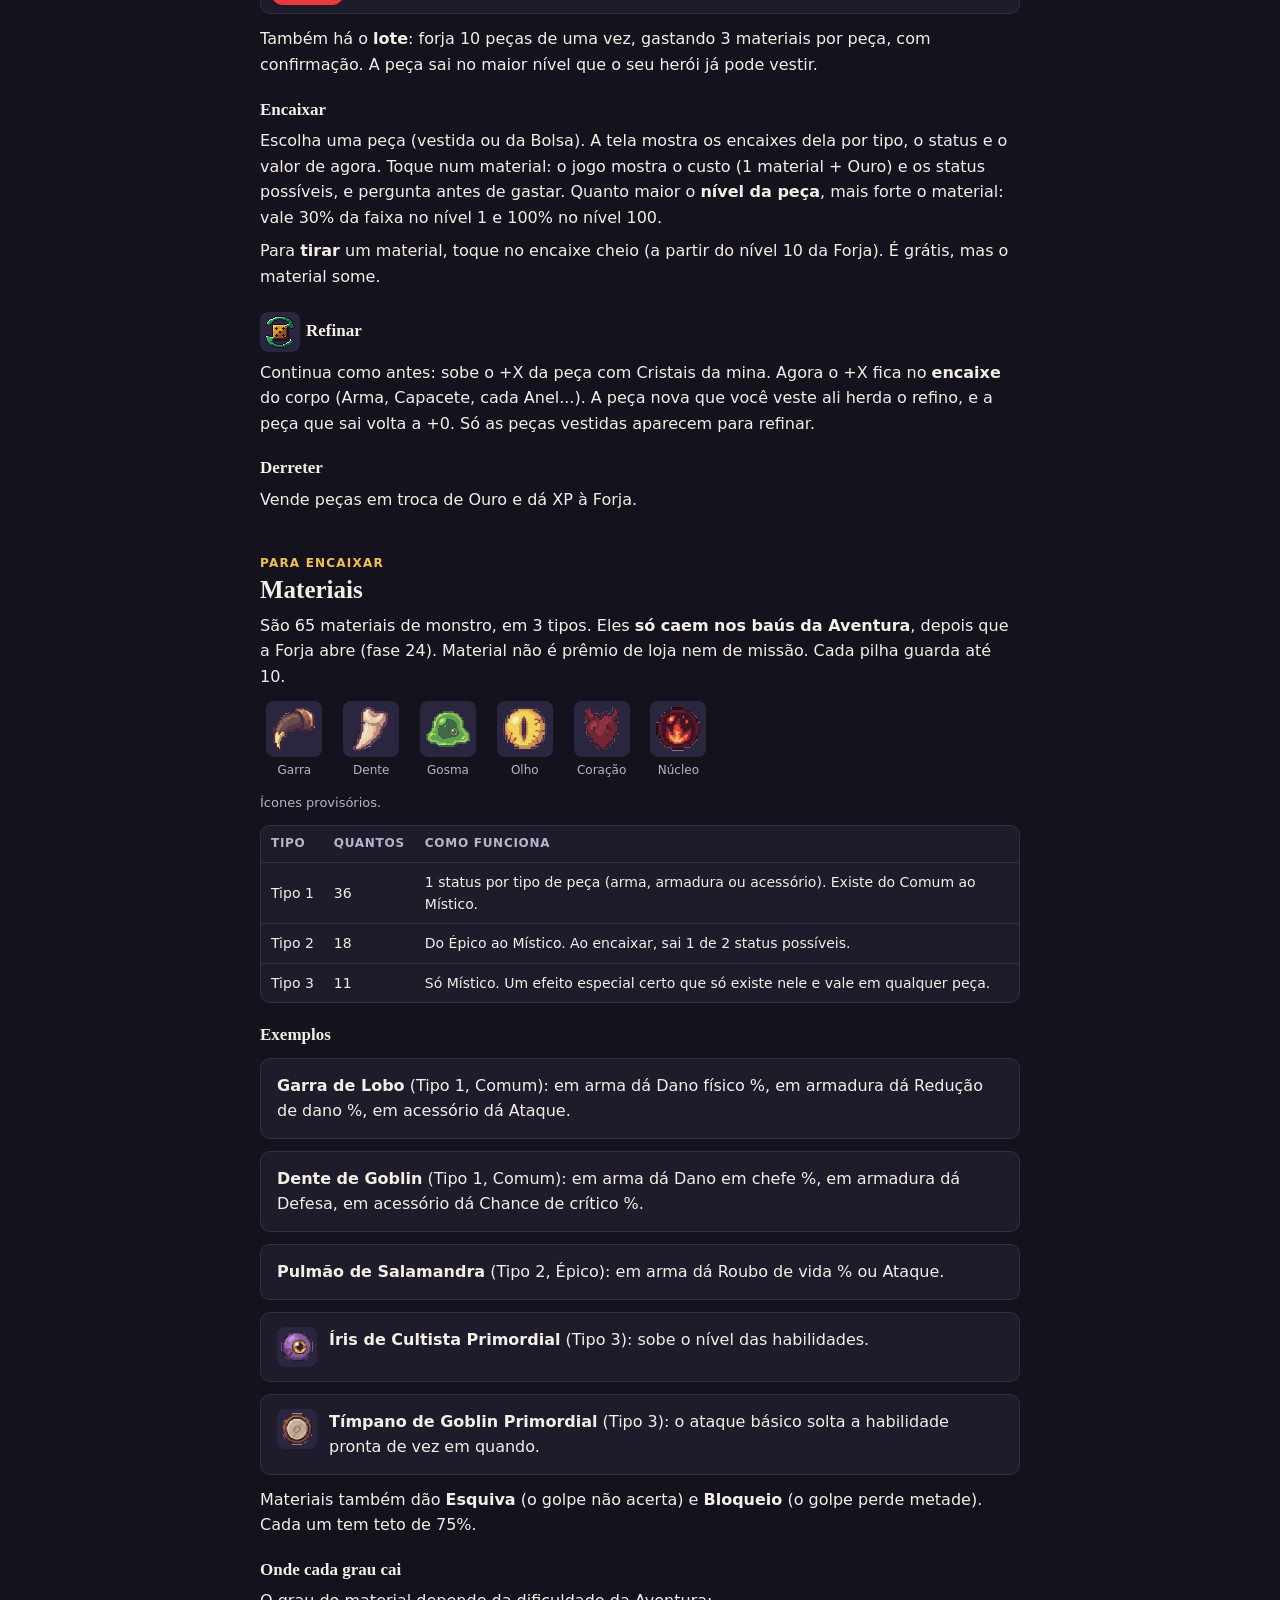
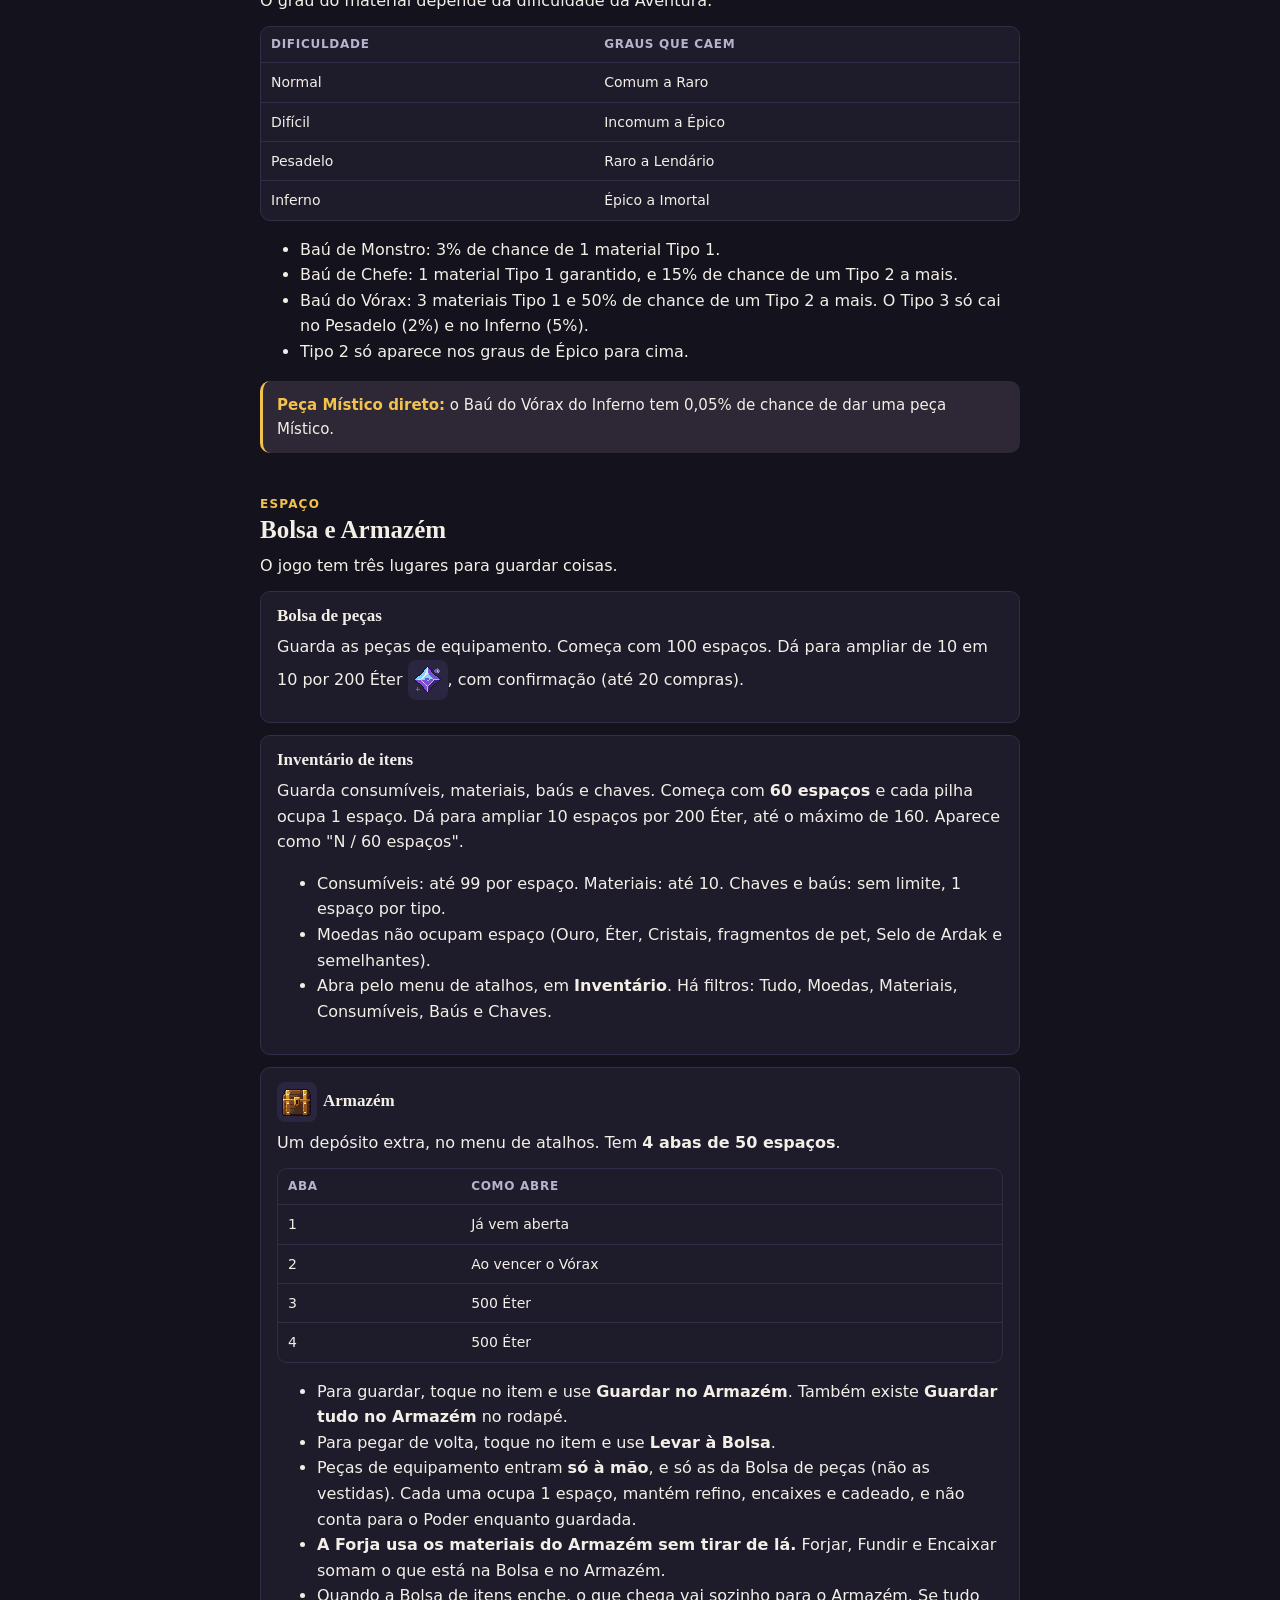
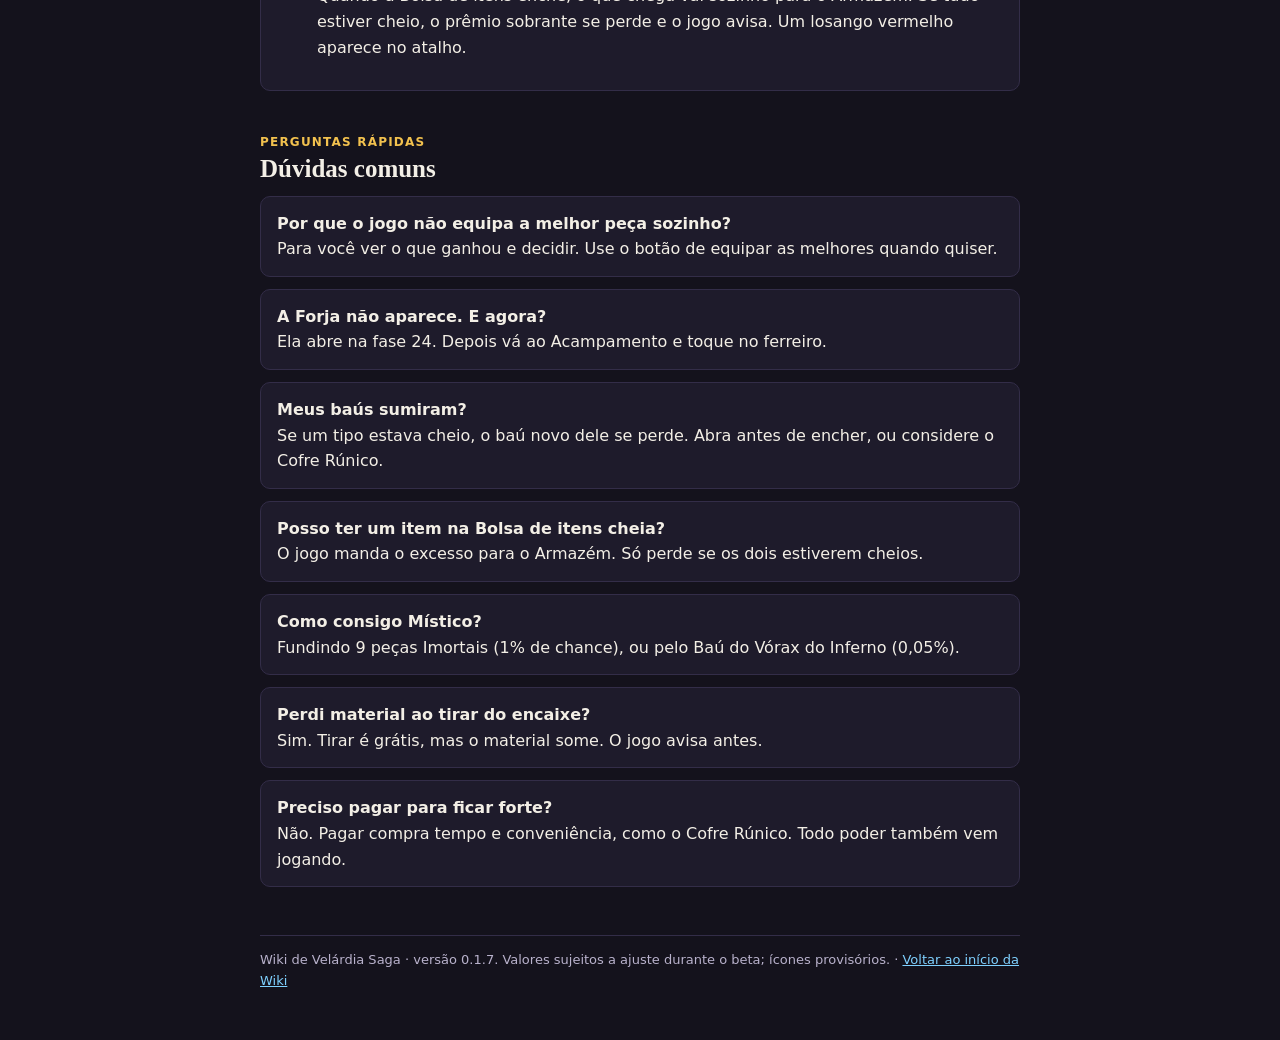
<file: wiki/equipamentos.html>
<!doctype html>
<html lang="pt-BR">
<head>
<meta charset="utf-8">
<meta name="viewport" content="width=device-width, initial-scale=1, viewport-fit=cover">
<title>Equipamentos · Wiki de Velárdia Saga</title>
<meta name="description" content="Como funcionam equipamentos, baús, Forja de Ardak, materiais e Armazém em Velárdia Saga.">
<link rel="stylesheet" href="wiki.css">
</head>
<body>
<div class="w">
<div class="topo"><b>Wiki · Velárdia Saga</b><a href="./">Início</a><a href="../">Site do jogo</a></div>
<header>
<div class="tag">Velárdia Saga · versão 0.1.7 (V8)</div>
<h1>Equipamentos</h1>
<p>Tudo sobre o sistema de equipamentos: como as peças funcionam, como melhorar e onde guardar. Os números abaixo são os do jogo na V8 e podem mudar durante o beta.</p>
<nav class="ind">
<a href="#visao">1. Visão geral</a>
<a href="#espacos">2. Os espaços do herói</a>
<a href="#raridades">3. Raridades e cores</a>
<a href="#status">4. Status base</a>
<a href="#niveis">5. Nível e ícones</a>
<a href="#baus">6. Baús</a>
<a href="#equipar">7. Equipar e guardar</a>
<a href="#forja">8. A Forja de Ardak</a>
<a href="#materiais">9. Materiais</a>
<a href="#mochila">10. Bolsa e Armazém</a>
<a href="#duvidas">11. Dúvidas comuns</a>
</nav>
</header>

<section id="visao">
<h2><small>Comece por aqui</small>Visão geral</h2>
<p>Seu herói tem 10 lugares para vestir peças. Cada peça tem um <b>espaço</b>, um <b>grau</b> (a raridade) e um <b>nível</b>. Quanto maior o grau e o nível, mais forte ela é.</p>
<ol class="steps">
<li><b>Derrote monstros.</b> Eles soltam baús. Os baús ficam guardados e você abre quando quiser.</li>
<li><b>Abra os baús.</b> Dentro vêm peças e, depois da fase 24, materiais.</li>
<li><b>Equipe as melhores peças.</b> O jogo não veste nada sozinho. Você olha e escolhe.</li>
<li><b>Use a Forja de Ardak</b> para fundir peças repetidas em peças melhores, forjar peças novas e encaixar materiais.</li>
</ol>
<div class="tip"><b>Dica:</b> peça de grau alto nunca é obrigatória. Todo poder do jogo também se consegue jogando de graça.</div>
</section>

<section id="espacos">
<h2><small>Onde vestir</small>Os espaços do herói</h2>
<p>São 10 lugares: Arma primária, Capacete, Armadura, Luvas, Anel, Arma secundária, Colar, Cinto, Botas e um segundo Anel. Eles abrem aos poucos, conforme a fase que você alcançou.</p>
<div class="strip">
<figure><img class="ic" src="img/espada_nv001.png" alt="Arma"><span>Arma</span></figure>
<figure><img class="ic" src="img/elmo_nv001.png" alt="Capacete"><span>Capacete</span></figure>
<figure><img class="ic" src="img/armadura_nv001.png" alt="Armadura"><span>Armadura</span></figure>
<figure><img class="ic" src="img/luvas_nv001.png" alt="Luvas"><span>Luvas</span></figure>
<figure><img class="ic" src="img/anel_nv001.png" alt="Anel"><span>Anel</span></figure>
<figure><img class="ic" src="img/escudo.png" alt="Arma secundária"><span>Secundária</span></figure>
<figure><img class="ic" src="img/colar_nv001.png" alt="Colar"><span>Colar</span></figure>
<figure><img class="ic" src="img/cinto_nv001.png" alt="Cinto"><span>Cinto</span></figure>
<figure><img class="ic" src="img/botas_nv001.png" alt="Botas"><span>Botas</span></figure>
</div>
<div class="scroll"><table>
<tr><th>Espaço</th><th>Abre na fase</th></tr>
<tr><td>Arma, Capacete, Armadura, Botas</td><td>1</td></tr>
<tr><td>Arma secundária</td><td>5</td></tr>
<tr><td>Luvas</td><td>12</td></tr>
<tr><td>Cinto</td><td>16</td></tr>
<tr><td>Colar</td><td>27</td></tr>
<tr><td>Anel</td><td>33</td></tr>
<tr><td>Segundo Anel</td><td>37</td></tr>
</table></div>
<p>Só o próximo espaço aparece na tela, com um cadeado <img class="ic s" style="display:inline-block;vertical-align:middle" src="img/cadeado.png" alt="cadeado"> e a fase. Ao abrir um espaço novo, você ganha uma peça Rara para ele.</p>
</section>

<section id="raridades">
<h2><small>Graus</small>Raridades e cores</h2>
<p>Existem 7 graus. A cor do quadro da peça mostra o grau. Quanto mais raro, mais forte a base da peça e mais encaixes de material ela tem.</p>
<div class="scroll"><table>
<tr><th>Grau</th><th>Força da base*</th><th>Encaixes Tipo 1</th><th>Tipo 2</th><th>Tipo 3</th></tr>
<tr><td><span class="pill c-comum">Comum</span> branco</td><td>1,0</td><td>0</td><td>0</td><td>0</td></tr>
<tr><td><span class="pill c-incomum">Incomum</span> verde</td><td>1,4</td><td>0</td><td>0</td><td>0</td></tr>
<tr><td><span class="pill c-raro">Raro</span> azul</td><td>1,9</td><td>1</td><td>0</td><td>0</td></tr>
<tr><td><span class="pill c-epico">Épico</span> roxo</td><td>2,9</td><td>2</td><td>0</td><td>0</td></tr>
<tr><td><span class="pill c-lendario">Lendário</span> laranja</td><td>4,7</td><td>3</td><td>1</td><td>0</td></tr>
<tr><td><span class="pill c-imortal">Imortal</span> vermelho</td><td>7,4</td><td>3</td><td>2</td><td>0</td></tr>
<tr><td><span class="pill c-mistico">Místico</span> aurora</td><td>10,9</td><td>3</td><td>2</td><td>1</td></tr>
</table></div>
<p style="font-size:13px;color:var(--mut)">*Multiplica Ataque, Vida e Defesa. Os status em porcentagem usam outra escada: 1,0 · 1,27 · 1,6 · 2,0 · 2,53 · 3,2 · 4,0.</p>
<p>O <b>Místico</b> é o grau máximo. O quadro dele tem o fundo colorido como uma aurora. Só ele aceita o material Tipo 3.</p>
<p>Para quem não distingue bem as cores, a moldura também muda: cantinhos, cantoneiras e losangos aparecem conforme o grau sobe.</p>
<div class="tip"><b>Imortal e Místico</b> não caem direto dos monstros. Você chega neles pelo Fundir ou pelo Baú do Vórax.</div>
</section>

<section id="status">
<h2><small>O que cada peça dá</small>Status base</h2>
<p>Cada espaço dá sempre os mesmos tipos de status. Não existem mais status sorteados nem Reforja: a diferença entre duas peças do mesmo espaço é o grau, o nível, o refino e os materiais encaixados.</p>
<div class="scroll"><table>
<tr><th>Espaço</th><th class="w2">O que dá</th></tr>
<tr><td>Arma</td><td class="w2">Ataque, Ataque % e Velocidade de ataque (a velocidade só aumenta do Épico para cima)</td></tr>
<tr><td>Capacete</td><td class="w2">Defesa</td></tr>
<tr><td>Armadura</td><td class="w2">Defesa e Vida</td></tr>
<tr><td>Luvas</td><td class="w2">Ataque e Velocidade de ataque %</td></tr>
<tr><td>Botas</td><td class="w2">Velocidade de movimento % e Esquiva %</td></tr>
<tr><td>Cinto</td><td class="w2">Redução de dano %</td></tr>
<tr><td>Colar</td><td class="w2">Chance de crítico % e Redução de recarga %</td></tr>
<tr><td>Anéis</td><td class="w2">Dano crítico % e Ataque %</td></tr>
<tr><td>Arma secundária</td><td class="w2">Defesa e Vida (provisório)</td></tr>
</table></div>
<div class="tip"><b>Crítico:</b> o herói começa com 0% de chance de crítico. A chance vem do Colar e da Destreza. O Dano crítico % vem dos Anéis e da Destreza.</div>
<p>O <b>Espadão</b> soma a base da espada mais a da segunda espada.</p>
</section>

<section id="niveis">
<h2><small>Nível da peça</small>Nível e ícones</h2>
<p>O nível da peça sobe de 1 em 1 e define o que o herói precisa para vestir (70% do nível da peça). Mas a força e o ícone andam em <b>11 degraus</b>: 1, 5, 10, 15, 20, 30, 40, 50, 65, 80 e 100.</p>
<p>Exemplo com a espada. Cada degrau tem um desenho próprio:</p>
<div class="strip">
<figure><img class="ic" src="img/espada_nv001.png" alt=""><span>Nv 1</span></figure>
<figure><img class="ic" src="img/espada_nv005.png" alt=""><span>Nv 5</span></figure>
<figure><img class="ic" src="img/espada_nv010.png" alt=""><span>Nv 10</span></figure>
<figure><img class="ic" src="img/espada_nv015.png" alt=""><span>Nv 15</span></figure>
<figure><img class="ic" src="img/espada_nv020.png" alt=""><span>Nv 20</span></figure>
<figure><img class="ic" src="img/espada_nv030.png" alt=""><span>Nv 30</span></figure>
<figure><img class="ic" src="img/espada_nv040.png" alt=""><span>Nv 40</span></figure>
<figure><img class="ic" src="img/espada_nv050.png" alt=""><span>Nv 50</span></figure>
<figure><img class="ic" src="img/espada_nv065.png" alt=""><span>Nv 65</span></figure>
<figure><img class="ic" src="img/espada_nv080.png" alt=""><span>Nv 80</span></figure>
<figure><img class="ic" src="img/espada_nv100.png" alt=""><span>Nv 100</span></figure>
</div>
<p>Os outros espaços seguem a mesma ideia. Capacete, do nível 1 ao 100:</p>
<div class="strip" style="grid-template-columns:repeat(2,72px)">
<figure><img class="ic" src="img/elmo_nv001.png" alt=""><span>Nv 1</span></figure>
<figure><img class="ic" src="img/elmo_nv100.png" alt=""><span>Nv 100</span></figure>
</div>
<p>Uma peça de nível 29 tem a força e o ícone do degrau 20. Ao chegar no 30, ela pula para o degrau seguinte.</p>
<div class="tip"><b>Atenção:</b> os ícones atuais são provisórios e serão trocados.</div>
<h3>De onde vem o nível das peças</h3>
<p>Nas dificuldades Difícil, Pesadelo e Inferno, toda peça cai já no nível máximo (100). Na Normal, o nível acompanha a fase.</p>
</section>

<section id="baus">
<h2><small>Drops</small>Baús</h2>
<p>Tudo que os monstros soltam vem dentro de baús. Eles voam até o contador <b>Baús</b>, na coluna da direita da tela de luta, e ficam guardados fechados. O conteúdo já é sorteado quando o baú cai.</p>
<div class="scroll"><table>
<tr><th></th><th>Baú</th><th>Vem de</th><th>Guarda até</th><th>Abre sozinho (grátis)</th><th>Com Cofre Rúnico</th></tr>
<tr><td><img class="ic s" src="img/bau_monstro.png" alt=""></td><td>Monstro</td><td>monstros comuns e elites</td><td>20</td><td>a cada 2 min</td><td>a cada 20 s</td></tr>
<tr><td><img class="ic s" src="img/bau_chefe.png" alt=""></td><td>Chefe</td><td>chefe de fase, guardião e chefe de região</td><td>15</td><td>a cada 3 min</td><td>a cada 45 s</td></tr>
<tr><td><img class="ic s" src="img/bau_vorax.png" alt=""></td><td>Vórax</td><td>o Vórax</td><td>10</td><td>a cada 3 min</td><td>a cada 45 s</td></tr>
</table></div>
<ul>
<li>Toque no contador <b>Baús</b> para ver quantos tem de cada tipo. Dá para abrir um, todos de um tipo ou <b>Abrir tudo</b>.</li>
<li>Se o tipo estiver cheio, o baú novo daquele tipo se perde. O jogo avisa na luta.</li>
<li>O jogo abre 1 baú de cada tipo por vez, mesmo no modo descanso. Não existe baú offline.</li>
<li>Peça Rara ou melhor aberta sozinha aparece na luta. Lendário ou melhor toca um som e vibra o celular.</li>
</ul>
<div class="tip"><b>Cofre Rúnico</b> (R$ 19,90, compra única, na loja): abre os baús sozinhos bem mais rápido do que eles caem, então a pilha nunca enche. É conveniência de tempo e não dá nenhuma peça a mais.</div>
</section>

<section id="equipar">
<h2><small>No dia a dia</small>Equipar e guardar</h2>
<p>O jogo <b>nunca equipa sozinho</b>. Você escolhe de três jeitos:</p>
<ol class="steps">
<li>Botão <b>Equipar</b> no cartão da peça, na aba Equipamentos.</li>
<li>Botão <b>Equipar</b> dentro da ficha da peça.</li>
<li>O botão <b>Equipar</b> de equipar as melhores, que veste de uma vez as peças guardadas que forem melhores do que as que você usa. Se não houver nenhuma melhor, o jogo avisa.</li>
</ol>
<h3>Vender ou guardar</h3>
<p>Para cada grau você escolhe uma regra: <b>Vender</b> (a peça vira Ouro assim que abre o baú) ou <b>Guardar</b> (vai para a Bolsa de peças). Comum e Incomum começam em Guardar. A regra vale para o que cai depois de salva. Para o que já estava na bolsa, use o botão <b>Vender N agora</b>.</p>
<h3>Cadeado</h3>
<p>Peça trancada não é vendida, fundida nem usada por engano. Use para suas peças favoritas.</p>
</section>

<section id="forja">
<h2><small>Melhorar peças</small>A Forja de Ardak</h2>
<p>Ela abre na <b>fase 24</b>. Para entrar, vá ao <b>Acampamento</b> (atalho Acampar) e toque no <b>ferreiro</b>, ao lado da bigorna. Ao fechar, você volta ao Acampamento.</p>
<p>A Forja tem nível, de 1 a 25. Cada ação dá XP e o nível libera ações novas. Um aviso mostra o que abriu.</p>
<div class="scroll"><table>
<tr><th>Ação</th><th>Abre no nível</th></tr>
<tr><td>Fundir e Derreter</td><td>1</td></tr>
<tr><td>Refinar</td><td>1</td></tr>
<tr><td>Forjar</td><td>5</td></tr>
<tr><td>Encaixar material Tipo 1</td><td>8</td></tr>
<tr><td>Tirar material</td><td>10</td></tr>
<tr><td>Encaixar material Tipo 2</td><td>15</td></tr>
<tr><td>Encaixar material Tipo 3 (só peça Místico)</td><td>25</td></tr>
</table></div>

<h3><img class="ic s" style="display:inline-block;vertical-align:middle;margin-right:6px" src="img/ui_bigorna.png" alt="">Fundir</h3>
<p>É grátis. Junte <b>9 peças do mesmo grau</b> (da Bolsa, nem vestidas nem trancadas) ou <b>9 materiais iguais em grau</b> (Tipo 1 ou 2). Eles viram 1 de grau igual ou acima, pelas chances abaixo. A tela mostra "tem N de 9" e pede confirmação.</p>
<div class="scroll"><table>
<tr><th>Você funde 9</th><th class="w2">Chance do resultado</th></tr>
<tr><td><span class="pill c-comum">Comum</span></td><td class="w2">95% Incomum · 5% Raro</td></tr>
<tr><td><span class="pill c-incomum">Incomum</span></td><td class="w2">96% Raro · 4% Épico</td></tr>
<tr><td><span class="pill c-raro">Raro</span></td><td class="w2">97,5% Épico · 2,5% Lendário</td></tr>
<tr><td><span class="pill c-epico">Épico</span></td><td class="w2">99% Lendário · 1% Imortal</td></tr>
<tr><td><span class="pill c-lendario">Lendário</span></td><td class="w2">80% Imortal · 20% Lendário</td></tr>
<tr><td><span class="pill c-imortal">Imortal</span></td><td class="w2">1% <b>Místico</b> · 99% Imortal</td></tr>
</table></div>
<p>As mesmas chances valem para peças e materiais. A peça sai num espaço sorteado e no maior nível das 9. O material Tipo 3 não se funde.</p>

<h3>Forjar</h3>
<p>Disponível no nível 5 da Forja. Escolha o <b>espaço</b> e o <b>grau do material</b>. Gasta <b>3 materiais Tipo 1</b> do mesmo grau (de qualquer família) mais um pouco de Ouro. A barra "Chances" mostra o que pode sair. O Forjar nunca dá Místico.</p>
<div class="scroll"><table>
<tr><th>3 materiais</th><th>Incomum</th><th>Raro</th><th>Épico</th><th>Lendário</th><th>Imortal</th></tr>
<tr><td><span class="pill c-comum">Comum</span></td><td>50%</td><td>40%</td><td>8%</td><td>2%</td><td>–</td></tr>
<tr><td><span class="pill c-incomum">Incomum</span></td><td>30%</td><td>52%</td><td>13%</td><td>4,5%</td><td>0,5%</td></tr>
<tr><td><span class="pill c-raro">Raro</span></td><td>18%</td><td>56%</td><td>18%</td><td>7%</td><td>1%</td></tr>
<tr><td><span class="pill c-epico">Épico</span></td><td>3%</td><td>52%</td><td>27%</td><td>15%</td><td>3%</td></tr>
<tr><td><span class="pill c-lendario">Lendário</span></td><td>–</td><td>49%</td><td>30%</td><td>17%</td><td>4%</td></tr>
<tr><td><span class="pill c-imortal">Imortal</span></td><td>–</td><td>45%</td><td>30%</td><td>20%</td><td>5%</td></tr>
</table></div>
<p>Também há o <b>lote</b>: forja 10 peças de uma vez, gastando 3 materiais por peça, com confirmação. A peça sai no maior nível que o seu herói já pode vestir.</p>

<h3>Encaixar</h3>
<p>Escolha uma peça (vestida ou da Bolsa). A tela mostra os encaixes dela por tipo, o status e o valor de agora. Toque num material: o jogo mostra o custo (1 material + Ouro) e os status possíveis, e pergunta antes de gastar. Quanto maior o <b>nível da peça</b>, mais forte o material: vale 30% da faixa no nível 1 e 100% no nível 100.</p>
<p>Para <b>tirar</b> um material, toque no encaixe cheio (a partir do nível 10 da Forja). É grátis, mas o material some.</p>

<h3><img class="ic s" style="display:inline-block;vertical-align:middle;margin-right:6px" src="img/ui_reforjar.png" alt="">Refinar</h3>
<p>Continua como antes: sobe o +X da peça com Cristais da mina. Agora o +X fica no <b>encaixe</b> do corpo (Arma, Capacete, cada Anel...). A peça nova que você veste ali herda o refino, e a peça que sai volta a +0. Só as peças vestidas aparecem para refinar.</p>

<h3>Derreter</h3>
<p>Vende peças em troca de Ouro e dá XP à Forja.</p>
</section>

<section id="materiais">
<h2><small>Para encaixar</small>Materiais</h2>
<p>São 65 materiais de monstro, em 3 tipos. Eles <b>só caem nos baús da Aventura</b>, depois que a Forja abre (fase 24). Material não é prêmio de loja nem de missão. Cada pilha guarda até 10.</p>
<div class="strip">
<figure><img class="ic" src="img/material_garra.png" alt=""><span>Garra</span></figure>
<figure><img class="ic" src="img/material_dente.png" alt=""><span>Dente</span></figure>
<figure><img class="ic" src="img/material_gosma.png" alt=""><span>Gosma</span></figure>
<figure><img class="ic" src="img/material_olho.png" alt=""><span>Olho</span></figure>
<figure><img class="ic" src="img/material_coracao.png" alt=""><span>Coração</span></figure>
<figure><img class="ic" src="img/material_nucleo.png" alt=""><span>Núcleo</span></figure>
</div>
<p style="font-size:13px;color:var(--mut)">Ícones provisórios.</p>
<div class="scroll"><table>
<tr><th>Tipo</th><th>Quantos</th><th class="w2">Como funciona</th></tr>
<tr><td>Tipo 1</td><td>36</td><td class="w2">1 status por tipo de peça (arma, armadura ou acessório). Existe do Comum ao Místico.</td></tr>
<tr><td>Tipo 2</td><td>18</td><td class="w2">Do Épico ao Místico. Ao encaixar, sai 1 de 2 status possíveis.</td></tr>
<tr><td>Tipo 3</td><td>11</td><td class="w2">Só Místico. Um efeito especial certo que só existe nele e vale em qualquer peça.</td></tr>
</table></div>
<h3>Exemplos</h3>
<div class="card"><b>Garra de Lobo</b> (Tipo 1, Comum): em arma dá Dano físico %, em armadura dá Redução de dano %, em acessório dá Ataque.</div>
<div class="card"><b>Dente de Goblin</b> (Tipo 1, Comum): em arma dá Dano em chefe %, em armadura dá Defesa, em acessório dá Chance de crítico %.</div>
<div class="card"><b>Pulmão de Salamandra</b> (Tipo 2, Épico): em arma dá Roubo de vida % ou Ataque.</div>
<div class="row card"><img class="ic s" src="img/material_iris.png" alt=""><div><b>Íris de Cultista Primordial</b> (Tipo 3): sobe o nível das habilidades.</div></div>
<div class="row card"><img class="ic s" src="img/material_timpano.png" alt=""><div><b>Tímpano de Goblin Primordial</b> (Tipo 3): o ataque básico solta a habilidade pronta de vez em quando.</div></div>
<p>Materiais também dão <b>Esquiva</b> (o golpe não acerta) e <b>Bloqueio</b> (o golpe perde metade). Cada um tem teto de 75%.</p>
<h3>Onde cada grau cai</h3>
<p>O grau do material depende da dificuldade da Aventura:</p>
<div class="scroll"><table>
<tr><th>Dificuldade</th><th>Graus que caem</th></tr>
<tr><td>Normal</td><td>Comum a Raro</td></tr>
<tr><td>Difícil</td><td>Incomum a Épico</td></tr>
<tr><td>Pesadelo</td><td>Raro a Lendário</td></tr>
<tr><td>Inferno</td><td>Épico a Imortal</td></tr>
</table></div>
<ul>
<li>Baú de Monstro: 3% de chance de 1 material Tipo 1.</li>
<li>Baú de Chefe: 1 material Tipo 1 garantido, e 15% de chance de um Tipo 2 a mais.</li>
<li>Baú do Vórax: 3 materiais Tipo 1 e 50% de chance de um Tipo 2 a mais. O Tipo 3 só cai no Pesadelo (2%) e no Inferno (5%).</li>
<li>Tipo 2 só aparece nos graus de Épico para cima.</li>
</ul>
<div class="tip"><b>Peça Místico direto:</b> o Baú do Vórax do Inferno tem 0,05% de chance de dar uma peça Místico.</div>
</section>

<section id="mochila">
<h2><small>Espaço</small>Bolsa e Armazém</h2>
<p>O jogo tem três lugares para guardar coisas.</p>
<div class="card"><h3 style="margin-top:0">Bolsa de peças</h3>
<p>Guarda as peças de equipamento. Começa com 100 espaços. Dá para ampliar de 10 em 10 por 200 Éter <img class="ic s" style="display:inline-block;vertical-align:middle" src="img/eter.png" alt="Éter">, com confirmação (até 20 compras).</p></div>
<div class="card"><h3 style="margin-top:0">Inventário de itens</h3>
<p>Guarda consumíveis, materiais, baús e chaves. Começa com <b>60 espaços</b> e cada pilha ocupa 1 espaço. Dá para ampliar 10 espaços por 200 Éter, até o máximo de 160. Aparece como "N / 60 espaços".</p>
<ul>
<li>Consumíveis: até 99 por espaço. Materiais: até 10. Chaves e baús: sem limite, 1 espaço por tipo.</li>
<li>Moedas não ocupam espaço (Ouro, Éter, Cristais, fragmentos de pet, Selo de Ardak e semelhantes).</li>
<li>Abra pelo menu de atalhos, em <b>Inventário</b>. Há filtros: Tudo, Moedas, Materiais, Consumíveis, Baús e Chaves.</li>
</ul></div>
<div class="card"><h3 style="margin-top:0"><img class="ic s" style="display:inline-block;vertical-align:middle;margin-right:6px" src="img/ui_bau.png" alt="">Armazém</h3>
<p>Um depósito extra, no menu de atalhos. Tem <b>4 abas de 50 espaços</b>.</p>
<div class="scroll"><table>
<tr><th>Aba</th><th>Como abre</th></tr>
<tr><td>1</td><td>Já vem aberta</td></tr>
<tr><td>2</td><td>Ao vencer o Vórax</td></tr>
<tr><td>3</td><td>500 Éter</td></tr>
<tr><td>4</td><td>500 Éter</td></tr>
</table></div>
<ul>
<li>Para guardar, toque no item e use <b>Guardar no Armazém</b>. Também existe <b>Guardar tudo no Armazém</b> no rodapé.</li>
<li>Para pegar de volta, toque no item e use <b>Levar à Bolsa</b>.</li>
<li>Peças de equipamento entram <b>só à mão</b>, e só as da Bolsa de peças (não as vestidas). Cada uma ocupa 1 espaço, mantém refino, encaixes e cadeado, e não conta para o Poder enquanto guardada.</li>
<li><b>A Forja usa os materiais do Armazém sem tirar de lá.</b> Forjar, Fundir e Encaixar somam o que está na Bolsa e no Armazém.</li>
<li>Quando a Bolsa de itens enche, o que chega vai sozinho para o Armazém. Se tudo estiver cheio, o prêmio sobrante se perde e o jogo avisa. Um losango vermelho aparece no atalho.</li>
</ul></div>
</section>

<section id="duvidas">
<h2><small>Perguntas rápidas</small>Dúvidas comuns</h2>
<div class="card"><b>Por que o jogo não equipa a melhor peça sozinho?</b><br>Para você ver o que ganhou e decidir. Use o botão de equipar as melhores quando quiser.</div>
<div class="card"><b>A Forja não aparece. E agora?</b><br>Ela abre na fase 24. Depois vá ao Acampamento e toque no ferreiro.</div>
<div class="card"><b>Meus baús sumiram?</b><br>Se um tipo estava cheio, o baú novo dele se perde. Abra antes de encher, ou considere o Cofre Rúnico.</div>
<div class="card"><b>Posso ter um item na Bolsa de itens cheia?</b><br>O jogo manda o excesso para o Armazém. Só perde se os dois estiverem cheios.</div>
<div class="card"><b>Como consigo Místico?</b><br>Fundindo 9 peças Imortais (1% de chance), ou pelo Baú do Vórax do Inferno (0,05%).</div>
<div class="card"><b>Perdi material ao tirar do encaixe?</b><br>Sim. Tirar é grátis, mas o material some. O jogo avisa antes.</div>
<div class="card"><b>Preciso pagar para ficar forte?</b><br>Não. Pagar compra tempo e conveniência, como o Cofre Rúnico. Todo poder também vem jogando.</div>
</section>

<footer>Wiki de Velárdia Saga · versão 0.1.7. Valores sujeitos a ajuste durante o beta; ícones provisórios. · <a href="./">Voltar ao início da Wiki</a></footer>
</div>
</body>
</html>
</file>
<file: estilo.css>
:root { --fundo: #14121c; --texto: #f3efe6; --texto2: #b9b2cc; --ouro: #f2c14e; --link: #7fd1ff; }
body { margin: 0; background: var(--fundo); color: var(--texto); font: 16px/1.55 system-ui, sans-serif; }
main { max-width: 720px; margin: 0 auto; padding: 24px 16px 48px; }
h1, h2 { color: var(--ouro); line-height: 1.25; }
a { color: var(--link); }
.data { color: var(--texto2); font-size: 14px; }
hr { border: 0; border-top: 1px solid #332d48; margin: 32px 0; }
</file>
<file: wiki/wiki.css>
/* Wiki de Velárdia Saga: tema escuro do jogo, sem fontes externas, sem scripts */
:root{--bg:#14121c;--card:#1e1b2b;--fg:#f3efe6;--mut:#b9b2cc;--line:#332d48;--acc:#f2c14e;--accsoft:#2d2736;--link:#7fd1ff;
--comum:#9a9690;--incomum:#2fa84a;--raro:#3b7de8;--epico:#a85be0;--lendario:#f08a1c;--imortal:#e83a3a;--ic:#2a2640;
--h:Georgia,"Times New Roman",serif;--b:system-ui,-apple-system,"Segoe UI",Roboto,sans-serif}
*{box-sizing:border-box}
html{scroll-padding-top:12px}
body{margin:0;background:var(--bg);color:var(--fg);font:16px/1.6 var(--b);padding:0 max(16px,env(safe-area-inset-right,0px)) 48px max(16px,env(safe-area-inset-left,0px))}
a{color:var(--link)}
.w{max-width:760px;margin:0 auto}
h1,h2,h3{font-family:var(--h);line-height:1.2;margin:0;color:var(--fg)}
.topo{display:flex;gap:14px;align-items:center;flex-wrap:wrap;padding:14px 0 0;font-size:14px}
.topo a{color:var(--mut);text-decoration:none}
.topo a:hover{color:var(--acc)}
.topo b{color:var(--acc);font-family:var(--h);font-size:16px}
header{padding:18px 0 8px}
.tag{font-size:12px;letter-spacing:.12em;text-transform:uppercase;color:var(--acc);font-weight:600}
h1{font-size:34px;margin:6px 0 10px;color:var(--acc)}
header p{color:var(--mut);margin:0}
nav.ind{display:grid;grid-template-columns:repeat(2,1fr);gap:8px;margin:20px 0 8px}
nav.ind a,.pag{display:block;padding:10px 12px;border:1px solid var(--line);background:var(--card);border-radius:8px;color:var(--fg);text-decoration:none;font-weight:500;font-size:14px}
nav.ind a:hover,.pag:hover{border-color:var(--acc)}
.pags{display:grid;gap:10px;margin:22px 0}
.pag{padding:16px;font-size:16px}
.pag small{display:block;color:var(--mut);font-weight:400;font-size:14px;margin-top:2px}
.pag.em-breve{opacity:.55;pointer-events:none}
section{margin-top:44px;scroll-margin-top:12px}
h2{font-size:25px;margin-bottom:6px}
h2 small{display:block;font-family:var(--b);font-size:12px;letter-spacing:.1em;text-transform:uppercase;color:var(--acc);font-weight:600;margin-bottom:4px}
h3{font-size:17px;margin:22px 0 6px}
p{margin:8px 0}
.card{background:var(--card);border:1px solid var(--line);border-radius:10px;padding:14px 16px;margin:12px 0}
.tip{background:var(--accsoft);border-left:3px solid var(--acc);border-radius:10px;padding:12px 14px;margin:14px 0;font-size:15px}
.tip b{color:var(--acc)}
.scroll{overflow-x:auto;margin:12px 0;border:1px solid var(--line);border-radius:10px;background:var(--card)}
table{border-collapse:collapse;width:100%;font-size:14px;font-variant-numeric:tabular-nums}
th,td{padding:8px 10px;text-align:left;border-bottom:1px solid var(--line);white-space:nowrap}
td.w2,th.w2{white-space:normal;min-width:180px}
th{font-size:12px;letter-spacing:.06em;text-transform:uppercase;color:var(--mut)}
tr:last-child td{border-bottom:0}
.ic{width:56px;height:56px;image-rendering:pixelated;background:var(--ic);border-radius:8px;padding:4px;display:block}
.ic.s{width:40px;height:40px;padding:3px}
.strip{display:grid;grid-template-columns:repeat(auto-fill,minmax(64px,1fr));gap:8px;margin:12px 0}
.strip figure{margin:0;text-align:center;font-size:12px;color:var(--mut)}
.strip img{margin:0 auto 4px}
.row{display:flex;gap:12px;align-items:flex-start}
.pag.row{align-items:center}
.row>div{min-width:0}
.pill{display:inline-block;padding:2px 10px;border-radius:99px;font-size:13px;font-weight:600;color:#fff;white-space:nowrap}
.c-comum{background:var(--comum)}.c-incomum{background:var(--incomum)}.c-raro{background:var(--raro)}.c-epico{background:var(--epico)}.c-lendario{background:var(--lendario)}.c-imortal{background:var(--imortal)}
.c-mistico{background:linear-gradient(110deg,#7fe3d0,#a99bf5,#f4a6d8,#f6e08f);color:#222}
.steps{counter-reset:s;list-style:none;padding:0;margin:12px 0}
.steps li{counter-increment:s;position:relative;padding:4px 0 10px 40px}
.steps li::before{content:counter(s);position:absolute;left:0;top:2px;width:28px;height:28px;border-radius:50%;background:var(--acc);color:#14121c;font:700 14px var(--h);display:grid;place-items:center}
footer{margin-top:48px;color:var(--mut);font-size:13px;border-top:1px solid var(--line);padding-top:14px}
@media(min-width:600px){nav.ind{grid-template-columns:repeat(3,1fr)}}
</file>
